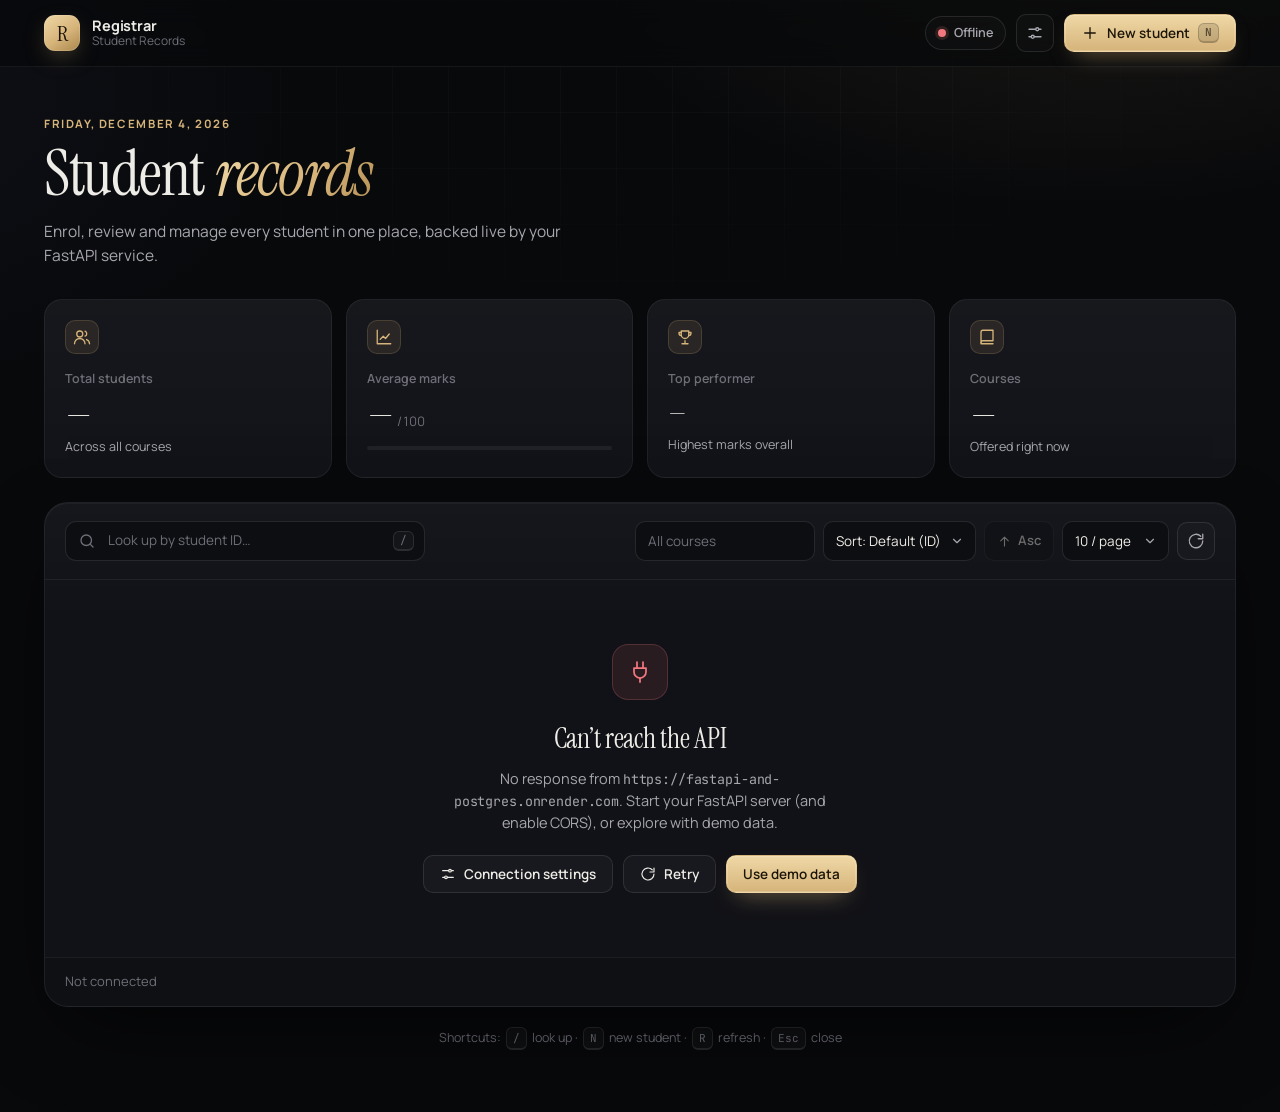
<file: index.html>
<!doctype html>
<html lang="en">
<head>
  <meta charset="utf-8">
  <meta name="viewport" content="width=device-width, initial-scale=1, viewport-fit=cover">
  <meta name="theme-color" content="#08090b">
  <title>Registrar — Student Records</title>
  <link rel="preconnect" href="https://fonts.googleapis.com">
  <link rel="preconnect" href="https://fonts.gstatic.com" crossorigin>
  <link href="https://fonts.googleapis.com/css2?family=Instrument+Serif:ital@0;1&family=JetBrains+Mono:wght@400;500&family=Manrope:wght@400;500;600;700&display=swap" rel="stylesheet">
  <link rel="stylesheet" href="styles.css">
</head>
<body>
  <div class="ambient" aria-hidden="true"></div>

  <!-- ============ Top bar ============ -->
  <header class="topbar">
    <div class="topbar-inner">
      <a class="brand" href="#" aria-label="Registrar home">
        <span class="brand-mark">R</span>
        <span class="brand-text">
          <span class="brand-name">Registrar</span>
          <span class="brand-sub">Student Records</span>
        </span>
      </a>

      <div class="topbar-actions">
        <button class="status-pill" id="statusPill" data-state="checking" type="button" title="Connection settings">
          <span class="status-dot"></span>
          <span class="status-text">Connecting…</span>
        </button>
        <button class="icon-btn" id="settingsBtn" type="button" aria-label="Connection settings" title="Settings">
          <i data-icon="sliders"></i>
        </button>
        <button class="btn btn-primary" id="newBtn" type="button">
          <i data-icon="plus"></i><span class="hide-sm">New student</span><kbd class="hide-sm">N</kbd>
        </button>
      </div>
    </div>
  </header>

  <main class="shell">
    <!-- ============ Hero ============ -->
    <section class="hero">
      <p class="eyebrow" id="todayLabel">Overview</p>
      <h1>Student <em>records</em></h1>
      <p class="lede">Enrol, review and manage every student in one place, backed live by your FastAPI service.</p>
    </section>

    <!-- ============ Stats ============ -->
    <section class="stats" aria-label="Summary">
      <article class="stat">
        <div class="stat-icon"><i data-icon="users"></i></div>
        <p class="stat-label">Total students</p>
        <p class="stat-value" id="statTotal">—</p>
        <p class="stat-foot" id="statTotalFoot">Across all courses</p>
      </article>
      <article class="stat">
        <div class="stat-icon"><i data-icon="chart"></i></div>
        <p class="stat-label">Average marks</p>
        <p class="stat-value"><span id="statAvg">—</span><span class="stat-unit">/100</span></p>
        <div class="stat-bar"><span id="statAvgBar"></span></div>
      </article>
      <article class="stat">
        <div class="stat-icon"><i data-icon="trophy"></i></div>
        <p class="stat-label">Top performer</p>
        <p class="stat-value stat-value-text" id="statTop">—</p>
        <p class="stat-foot" id="statTopFoot">Highest marks overall</p>
      </article>
      <article class="stat">
        <div class="stat-icon"><i data-icon="book"></i></div>
        <p class="stat-label">Courses</p>
        <p class="stat-value" id="statCourses">—</p>
        <p class="stat-foot" id="statCoursesFoot">Offered right now</p>
      </article>
    </section>

    <!-- ============ Records panel ============ -->
    <section class="panel" id="panel" aria-label="Student records">
      <div class="progress" aria-hidden="true"></div>

      <div class="toolbar">
        <form class="search" id="lookupForm" role="search" autocomplete="off">
          <i data-icon="search"></i>
          <label class="sr-only" for="lookupInput">Look up a student by ID</label>
          <input id="lookupInput" type="search" placeholder="Look up by student ID…" spellcheck="false">
          <kbd>/</kbd>
        </form>

        <div class="filters">
          <div class="control control-course">
            <label class="sr-only" for="courseInput">Filter by course</label>
            <input id="courseInput" class="input" type="text" list="courseList" placeholder="All courses" spellcheck="false">
            <button class="control-clear" id="courseClear" type="button" aria-label="Clear course filter" hidden><i data-icon="x" data-size="14"></i></button>
          </div>
          <label class="sr-only" for="sortSelect">Sort by</label>
          <select id="sortSelect" class="input select">
            <option value="">Sort: Default (ID)</option>
            <option value="marks">Sort: Marks</option>
            <option value="age">Sort: Age</option>
            <option value="name">Sort: Name</option>
          </select>
          <button class="seg-btn" id="orderBtn" type="button" data-order="asc" disabled>
            <i data-icon="arrowUp" data-size="15"></i><span>Asc</span>
          </button>
          <label class="sr-only" for="limitSelect">Rows per page</label>
          <select id="limitSelect" class="input select select-sm">
            <option value="5">5 / page</option>
            <option value="10">10 / page</option>
            <option value="20">20 / page</option>
            <option value="50">50 / page</option>
          </select>
          <button class="icon-btn" id="refreshBtn" type="button" aria-label="Refresh" title="Refresh (R)">
            <i data-icon="refresh"></i>
          </button>
        </div>
      </div>

      <div class="chips" id="chips"></div>

      <div class="table-wrap">
        <table class="table" id="table">
          <thead>
            <tr>
              <th scope="col" data-col="id"><button class="th-btn" type="button" data-sort="">ID<span class="sort-ind"></span></button></th>
              <th scope="col" data-col="name"><button class="th-btn" type="button" data-sort="name">Student<span class="sort-ind"></span></button></th>
              <th scope="col" data-col="age"><button class="th-btn" type="button" data-sort="age">Age<span class="sort-ind"></span></button></th>
              <th scope="col">Course</th>
              <th scope="col" data-col="marks"><button class="th-btn" type="button" data-sort="marks">Marks<span class="sort-ind"></span></button></th>
              <th scope="col">Grade</th>
              <th scope="col" class="ta-r"><span class="sr-only">Actions</span></th>
            </tr>
          </thead>
          <tbody id="tbody"></tbody>
        </table>
        <div class="empty" id="empty" hidden></div>
      </div>

      <footer class="pager">
        <p class="pager-info" id="pagerInfo" aria-live="polite"></p>
        <nav class="pager-btns" id="pager" aria-label="Pagination"></nav>
      </footer>
    </section>

    <p class="footnote">Shortcuts: <kbd>/</kbd> look up · <kbd>N</kbd> new student · <kbd>R</kbd> refresh · <kbd>Esc</kbd> close</p>
  </main>

  <datalist id="courseList"></datalist>

  <!-- ============ Create / edit dialog ============ -->
  <dialog class="modal" id="formDialog" aria-labelledby="formTitle">
    <form class="modal-card" id="studentForm" novalidate>
      <header class="modal-head">
        <div>
          <p class="eyebrow" id="formEyebrow">New enrolment</p>
          <h2 id="formTitle">Add a student</h2>
        </div>
        <button type="button" class="icon-btn" data-close aria-label="Close"><i data-icon="x"></i></button>
      </header>

      <div class="modal-body">
        <div class="form-banner" id="formBanner" role="alert" hidden></div>
        <div class="form-grid">
          <div class="field" data-field="id">
            <label for="f-id">Student ID</label>
            <input id="f-id" class="input mono" autocomplete="off" spellcheck="false" placeholder="S013" maxlength="50">
            <p class="field-error"></p>
          </div>
          <div class="field" data-field="age">
            <label for="f-age">Age</label>
            <input id="f-age" class="input" type="number" inputmode="numeric" min="1" max="100" step="1" placeholder="21">
            <p class="field-error"></p>
          </div>
          <div class="field span-2" data-field="name">
            <label for="f-name">Full name</label>
            <input id="f-name" class="input" autocomplete="off" placeholder="Ananya Iyer" maxlength="50">
            <p class="field-error"></p>
          </div>
          <div class="field span-2" data-field="email">
            <label for="f-email">Email</label>
            <input id="f-email" class="input" type="email" autocomplete="off" spellcheck="false" placeholder="ananya.iyer@example.com">
            <p class="field-error"></p>
          </div>
          <div class="field span-2" data-field="course">
            <label for="f-course">Course</label>
            <input id="f-course" class="input" list="courseList" autocomplete="off" placeholder="Python" maxlength="50">
            <p class="field-error"></p>
          </div>
          <div class="field span-2" data-field="marks">
            <div class="label-row">
              <label for="f-marks">Marks</label>
              <span class="grade-preview" id="gradePreview">—</span>
            </div>
            <div class="marks-input">
              <input id="f-marks-range" class="range" type="range" min="0" max="100" step="1" value="75" aria-label="Marks slider">
              <input id="f-marks" class="input mono" type="number" inputmode="numeric" min="0" max="100" step="1" value="75">
            </div>
            <p class="field-error"></p>
          </div>
        </div>
      </div>

      <footer class="modal-foot">
        <button type="button" class="btn btn-ghost" data-close>Cancel</button>
        <button type="submit" class="btn btn-primary" id="formSubmit"><span class="btn-label">Create student</span></button>
      </footer>
    </form>
  </dialog>

  <!-- ============ Detail drawer ============ -->
  <dialog class="drawer" id="detailDrawer" aria-labelledby="detailName">
    <div class="drawer-card">
      <header class="drawer-head">
        <p class="eyebrow">Student profile</p>
        <button type="button" class="icon-btn" data-close aria-label="Close"><i data-icon="x"></i></button>
      </header>
      <div class="drawer-body" id="detailBody"></div>
      <footer class="drawer-foot">
        <button type="button" class="btn btn-danger-ghost" data-act="delete"><i data-icon="trash" data-size="16"></i>Delete</button>
        <button type="button" class="btn btn-primary" data-act="edit"><i data-icon="edit" data-size="16"></i>Edit details</button>
      </footer>
    </div>
  </dialog>

  <!-- ============ Confirm delete ============ -->
  <dialog class="modal modal-sm" id="confirmDialog" aria-labelledby="confirmTitle">
    <div class="modal-card">
      <div class="modal-body confirm-body">
        <div class="confirm-icon"><i data-icon="trash" data-size="22"></i></div>
        <h2 id="confirmTitle">Delete this student?</h2>
        <p id="confirmText">This permanently removes the record.</p>
      </div>
      <footer class="modal-foot">
        <button type="button" class="btn btn-ghost" data-close>Keep record</button>
        <button type="button" class="btn btn-danger" id="confirmBtn"><span class="btn-label">Delete</span></button>
      </footer>
    </div>
  </dialog>

  <!-- ============ Settings ============ -->
  <dialog class="modal" id="settingsDialog" aria-labelledby="settingsTitle">
    <form class="modal-card" id="settingsForm" novalidate>
      <header class="modal-head">
        <div>
          <p class="eyebrow">Connection</p>
          <h2 id="settingsTitle">API settings</h2>
        </div>
        <button type="button" class="icon-btn" data-close aria-label="Close"><i data-icon="x"></i></button>
      </header>

      <div class="modal-body">
        <div class="field">
          <label for="s-url">API base URL</label>
          <div class="input-row">
            <input id="s-url" class="input mono" type="url" spellcheck="false" placeholder="http://127.0.0.1:8000">
            <button type="button" class="btn btn-ghost" id="s-test">Test</button>
          </div>
          <p class="test-result" id="s-result" aria-live="polite"></p>
        </div>

        <label class="setting-row" for="s-demo">
          <span>
            <span class="setting-title">Demo mode</span>
            <span class="setting-sub">Use realistic in-browser sample data instead of the API.</span>
          </span>
          <span class="switch">
            <input id="s-demo" type="checkbox" role="switch">
            <span class="switch-track"><span class="switch-thumb"></span></span>
          </span>
        </label>
        <button type="button" class="link-btn" id="s-reset">Reset demo data</button>

        <div class="hint-block">
          <div class="hint-head">
            <span>Allow this page in FastAPI (CORS)</span>
            <button type="button" class="link-btn" id="s-copy"><i data-icon="copy" data-size="14"></i>Copy</button>
          </div>
<pre class="code-block" id="corsSnippet">from fastapi.middleware.cors import CORSMiddleware

app.add_middleware(
    CORSMiddleware,
    allow_origins=["*"],
    allow_methods=["*"],
    allow_headers=["*"],
)</pre>
        </div>
      </div>

      <footer class="modal-foot">
        <button type="button" class="btn btn-ghost" data-close>Cancel</button>
        <button type="submit" class="btn btn-primary"><span class="btn-label">Save &amp; reconnect</span></button>
      </footer>
    </form>
  </dialog>

  <div class="toasts" id="toasts" aria-live="polite"></div>

  <script src="app.js"></script>
</body>
</html>
</file>
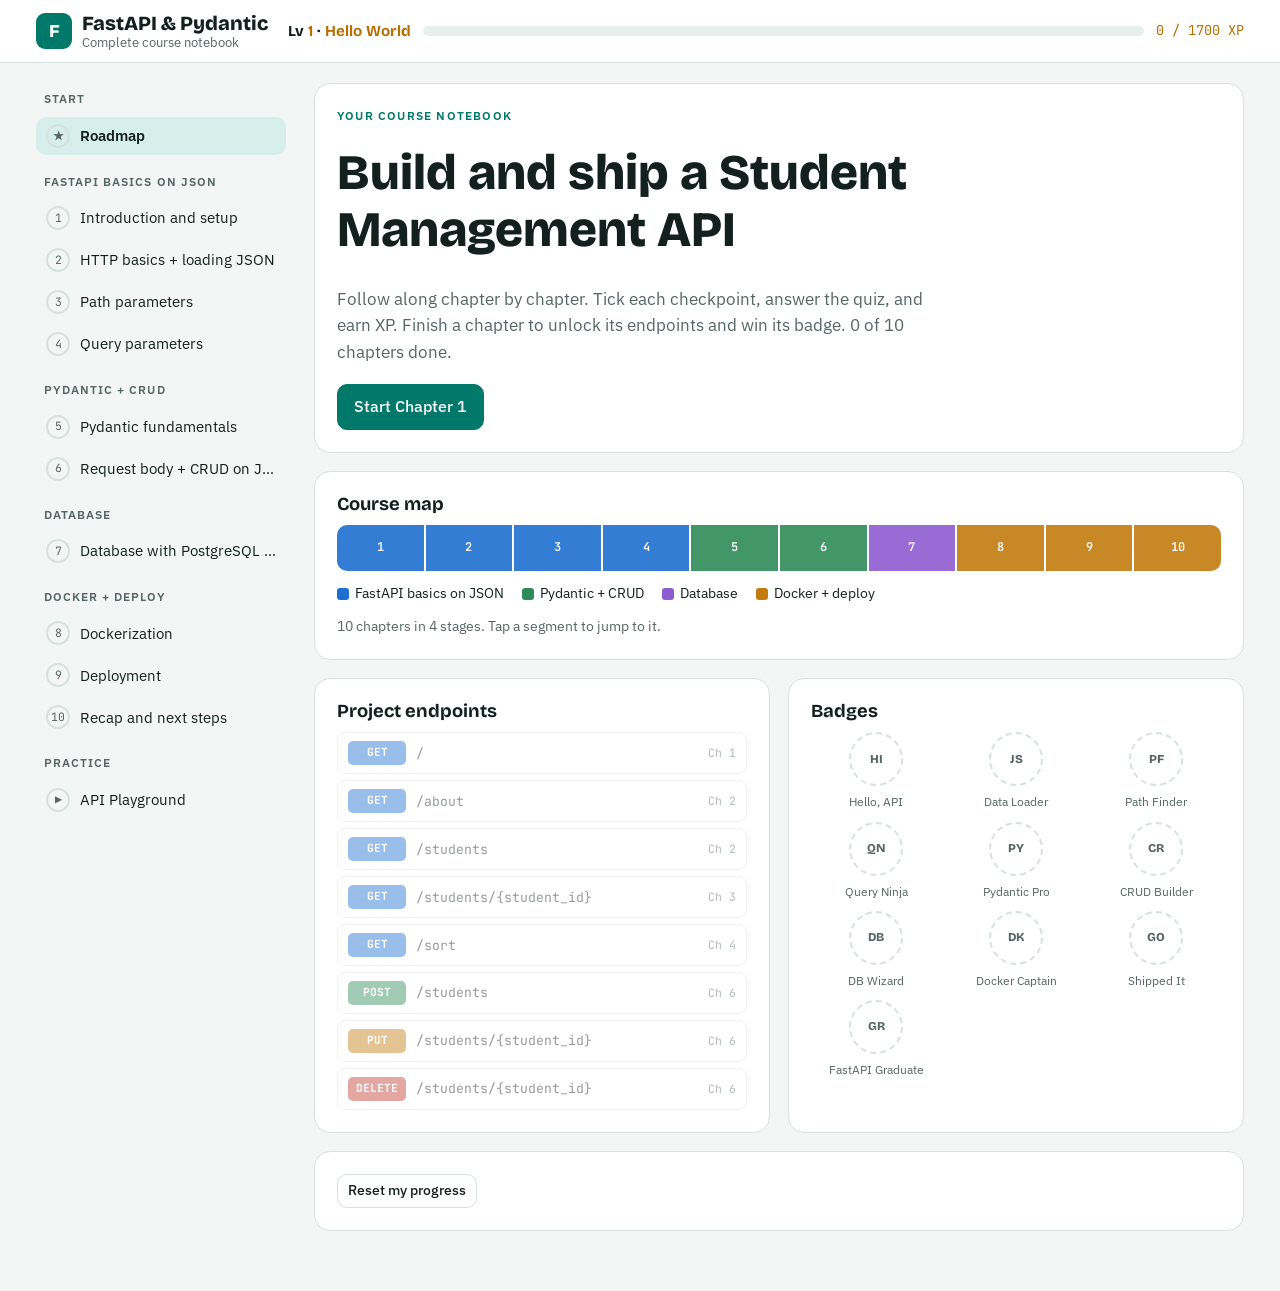
<file: FastAPI_Pydantic_Course_Notebook.html>
<!doctype html><html><head><meta charset=utf8><meta name=viewport content="width=device-width,initial-scale=1,viewport-fit=cover"><style>:root{color-scheme:light;box-sizing:border-box;padding-top:env(safe-area-inset-top,0px);padding-bottom:env(safe-area-inset-bottom,0px)}html{scroll-padding-top:env(safe-area-inset-top,0px)}body{margin:0;padding:0;font:14px -apple-system,BlinkMacSystemFont,sans-serif;background:#fff;color:#000}img{max-width:100%}[hidden]:not([hidden=until-found i]){display:none!important}</style></head><body>
<title>FastAPI &amp; Pydantic Course Notebook</title>
<link rel="preconnect" href="https://fonts.googleapis.com">
<link rel="stylesheet" href="https://fonts.googleapis.com/css2?family=Bricolage+Grotesque:opsz,wght@12..96,500;12..96,700;12..96,800&family=IBM+Plex+Sans:wght@400;500;600&family=JetBrains+Mono:wght@400;600&display=swap">
<style>
/* Layout: sticky XP header, chapter rail on the left (chips on phone), one chapter "level" at a time in the main column */
:root{
  --bg:#f3f6f5; --surface:#ffffff; --sunk:#e9efed; --ink:#13201e; --muted:#566664; --line:#d7e1de;
  --accent:#00796b; --accent-ink:#ffffff; --accent-soft:#d6efea;
  --xp:#b86e00; --xp-soft:#fbecd2;
  --ok:#2e7d32; --ok-soft:#dcf0dd; --err:#c0392b; --err-soft:#f8dedb;
  --get:#1f6fd1; --post:#2e8b57; --put:#c27c0e; --del:#c0392b;
  --pg:#336791; --pg-soft:#dde8f3;
  --code-bg:#0f1918; --code-fg:#dbe7e4; --code-kw:#7fd1c4; --code-str:#f0c674; --code-com:#6f8783; --code-dec:#c7a0f0; --code-num:#f59f7a;
  --f-display:"Bricolage Grotesque", "Segoe UI", system-ui, sans-serif;
  --f-body:"IBM Plex Sans", "Segoe UI", system-ui, sans-serif;
  --f-mono:"JetBrains Mono", ui-monospace, Menlo, Consolas, monospace;
}
@media (prefers-color-scheme: dark){:root:not([data-theme="light"]){
  --bg:#0c1312; --surface:#131e1d; --sunk:#0f1817; --ink:#e2ebe8; --muted:#93a5a1; --line:#24332f;
  --accent:#3cc4b0; --accent-ink:#06211d; --accent-soft:#163a35;
  --xp:#f1a83c; --xp-soft:#3a2a10;
  --ok:#6cc070; --ok-soft:#173219; --err:#ef7b6e; --err-soft:#3c1915;
  --get:#6aa8f5; --post:#5fc58b; --put:#eab14f; --del:#ef7b6e;
  --pg:#7aa7d6; --pg-soft:#16304a;
  --code-bg:#08100f; color-scheme:dark;}}
:root[data-theme="dark"]{
  --bg:#0c1312; --surface:#131e1d; --sunk:#0f1817; --ink:#e2ebe8; --muted:#93a5a1; --line:#24332f;
  --accent:#3cc4b0; --accent-ink:#06211d; --accent-soft:#163a35;
  --xp:#f1a83c; --xp-soft:#3a2a10;
  --ok:#6cc070; --ok-soft:#173219; --err:#ef7b6e; --err-soft:#3c1915;
  --get:#6aa8f5; --post:#5fc58b; --put:#eab14f; --del:#ef7b6e;
  --pg:#7aa7d6; --pg-soft:#16304a;
  --code-bg:#08100f; color-scheme:dark;}
*{box-sizing:border-box}
body{background:var(--bg);color:var(--ink);font-family:var(--f-body);font-size:16px;line-height:1.6}
h1,h2,h3{font-family:var(--f-display);text-wrap:balance;line-height:1.15;margin:0}
code,pre,.mono{font-family:var(--f-mono)}
button{font:inherit;cursor:pointer}
:focus-visible{outline:3px solid var(--accent);outline-offset:2px}
a{color:var(--accent)}

/* header */
.top{position:sticky;top:env(safe-area-inset-top,0px);z-index:20;background:var(--surface);border-bottom:1px solid var(--line)}
.top-in{max-width:1240px;margin:0 auto;padding:12px 16px;display:flex;flex-wrap:wrap;gap:12px 20px;align-items:center}
.brand{display:flex;align-items:center;gap:10px;min-width:0}
.logo{width:36px;height:36px;border-radius:9px;background:var(--accent);color:var(--accent-ink);display:grid;place-items:center;font-family:var(--f-display);font-weight:800;font-size:18px;flex:none}
.brand h1{font-size:1.25rem;font-weight:800}
.brand small{display:block;color:var(--muted);font-size:.8rem;line-height:1.2}
.xpbox{flex:1 1 260px;min-width:0;display:flex;align-items:center;gap:12px}
.lvl{font-family:var(--f-display);font-weight:700;white-space:nowrap;font-size:.95rem}
.lvl span{color:var(--xp)}
.bar{flex:1;height:10px;border-radius:99px;background:var(--sunk);overflow:hidden;min-width:80px}
.bar i{display:block;height:100%;width:0;background:var(--xp);border-radius:99px;transition:width .5s ease}
.xpnum{font-family:var(--f-mono);font-size:.85rem;color:var(--xp);white-space:nowrap;font-variant-numeric:tabular-nums}

/* shell */
.shell{max-width:1240px;margin:0 auto;padding-inline:16px;padding-block:20px 60px;display:grid;grid-template-columns:250px minmax(0,1fr);gap:28px}
.rail{position:sticky;top:calc(env(safe-area-inset-top,0px) + 90px);align-self:start;display:flex;flex-direction:column;gap:4px}
.rail .sec{font-size:.72rem;text-transform:uppercase;letter-spacing:.09em;color:var(--muted);margin:14px 8px 4px;font-weight:600}
.rail .sec:first-child{margin-top:0}
.nav{display:flex;align-items:center;gap:10px;text-align:left;background:none;border:0;border-radius:10px;padding:7px 10px;color:var(--ink);font-size:.92rem}
.nav:hover{background:var(--sunk)}
.nav[aria-current="true"]{background:var(--accent-soft);color:var(--ink);font-weight:600}
.nav .n{width:24px;height:24px;border-radius:50%;border:2px solid var(--line);display:grid;place-items:center;font-size:.72rem;font-family:var(--f-mono);flex:none;color:var(--muted)}
.nav.done .n{background:var(--ok);border-color:var(--ok);color:var(--surface)}
.nav .t{flex:1;min-width:0;white-space:nowrap;overflow:hidden;text-overflow:ellipsis}
main{min-width:0}

@media (max-width:860px){
  .shell{grid-template-columns:minmax(0,1fr);gap:16px}
  .rail{position:static;flex-direction:row;overflow-x:auto;padding-bottom:6px;gap:6px;scrollbar-width:thin}
  .rail .sec{display:none}
  .nav{flex:none;border:1px solid var(--line);background:var(--surface)}
  .nav .t{display:none}
  .nav.wide .t{display:inline}
}

/* blocks */
.panel{background:var(--surface);border:1px solid var(--line);border-radius:16px;padding:22px}
.stack{display:flex;flex-direction:column;gap:18px}
.eyebrow{font-size:.75rem;text-transform:uppercase;letter-spacing:.1em;color:var(--accent);font-weight:600}
.chhead{display:flex;flex-direction:column;gap:10px}
.chhead h2{font-size:clamp(1.7rem,4vw,2.4rem);font-weight:800}
.meta{display:flex;flex-wrap:wrap;gap:8px}
.chip{font-family:var(--f-mono);font-size:.78rem;padding:3px 10px;border-radius:99px;background:var(--sunk);color:var(--muted);border:1px solid var(--line)}
.chip.xp{background:var(--xp-soft);color:var(--xp);border-color:transparent}
.chip.ok{background:var(--ok-soft);color:var(--ok);border-color:transparent}
.goal{font-size:1.08rem;max-width:68ch}
h3{font-size:1.15rem;font-weight:700;margin-bottom:10px}
.covers{display:grid;grid-template-columns:repeat(auto-fill,minmax(230px,1fr));gap:8px;padding:0;margin:0;list-style:none}
.covers li{background:var(--sunk);border-radius:10px;padding:9px 12px;font-size:.93rem;display:flex;gap:8px}
.covers li::before{content:"→";color:var(--accent);font-weight:700}
.prose p{margin:0 0 10px;max-width:70ch}
.prose p:last-child{margin-bottom:0}
.prose code,.covers code,.checks code,.quiz code{background:var(--sunk);padding:1px 5px;border-radius:5px;font-size:.88em}
.tbl{overflow-x:auto}
table{border-collapse:collapse;width:100%;font-size:.92rem}
th,td{text-align:left;padding:8px 10px;border-bottom:1px solid var(--line)}
th{font-size:.75rem;text-transform:uppercase;letter-spacing:.06em;color:var(--muted)}

/* code */
.code{border-radius:12px;overflow:hidden;background:var(--code-bg);color:var(--code-fg)}
.code-h{display:flex;justify-content:space-between;align-items:center;gap:10px;padding:8px 12px;border-bottom:1px solid rgba(255,255,255,.08);font-family:var(--f-mono);font-size:.78rem;color:#9fb3af}
.code-h button{background:rgba(255,255,255,.08);color:#dbe7e4;border:0;border-radius:6px;padding:3px 10px;font-size:.75rem}
.code-h button:hover{background:rgba(255,255,255,.16)}
.code pre{margin:0;padding:14px 16px;overflow-x:auto;font-size:.84rem;line-height:1.6;tab-size:4}
.k{color:var(--code-kw)} .s{color:var(--code-str)} .c{color:var(--code-com);font-style:italic} .d{color:var(--code-dec)} .nu{color:var(--code-num)}


/* checks */
.checks{list-style:none;margin:0;padding:0;display:flex;flex-direction:column;gap:6px}
.checks label{display:flex;gap:12px;align-items:flex-start;padding:10px 12px;border-radius:10px;border:1px solid var(--line);cursor:pointer}
.checks label:hover{background:var(--sunk)}
.checks input{width:20px;height:20px;accent-color:var(--ok);margin-top:2px;flex:none}
.checks input:checked + span{color:var(--muted);text-decoration:line-through}
.checks .pts{margin-left:auto;font-family:var(--f-mono);font-size:.75rem;color:var(--xp);white-space:nowrap}

/* quiz */
.q{border:1px solid var(--line);border-radius:12px;padding:14px 16px;display:flex;flex-direction:column;gap:10px}
.q p.qt{margin:0;font-weight:600}
.opts{display:grid;grid-template-columns:repeat(auto-fill,minmax(220px,1fr));gap:8px}
.opt{text-align:left;background:var(--surface);border:1px solid var(--line);border-radius:10px;padding:9px 12px;color:var(--ink);font-size:.93rem}
.opt:hover:not(:disabled){border-color:var(--accent)}
.opt.right{background:var(--ok-soft);border-color:var(--ok);color:var(--ink)}
.opt.wrong{background:var(--err-soft);border-color:var(--err);color:var(--ink)}
.opt:disabled{cursor:default}
.why{font-size:.9rem;color:var(--muted);margin:0}
.why b{color:var(--ink)}

.navrow{display:flex;justify-content:space-between;gap:12px;flex-wrap:wrap}
.btn{border:1px solid var(--line);background:var(--surface);color:var(--ink);border-radius:10px;padding:9px 16px;font-weight:500}
.btn:hover{border-color:var(--accent)}
.btn.primary{background:var(--accent);color:var(--accent-ink);border-color:var(--accent)}
.btn.small{padding:5px 10px;font-size:.85rem}

.complete{display:flex;align-items:center;gap:14px;background:var(--ok-soft);border-radius:14px;padding:14px 18px}
.medal{width:52px;height:52px;border-radius:50%;background:var(--ok);color:var(--surface);display:grid;place-items:center;font-family:var(--f-display);font-weight:800;font-size:1.2rem;flex:none}

/* roadmap */
.hero h2{font-size:clamp(2rem,5vw,3.1rem);font-weight:800;max-width:18ch}
.hero p{max-width:62ch;color:var(--muted);font-size:1.05rem;margin:10px 0 0}
.timeline{display:flex;height:46px;border-radius:10px;overflow:hidden;gap:2px}
.seg{border:0;padding:0;color:#fff;font-family:var(--f-mono);font-size:.75rem;font-weight:600;min-width:0;opacity:.9}
.seg:hover{opacity:1}
.seg.s1{background:#1f6fd1}.seg.s2{background:#2e8b57}.seg.s3{background:#8e5bd0}.seg.s4{background:#c27c0e}
.seg.done{box-shadow:inset 0 -6px 0 rgba(0,0,0,.35)}
.legend{display:flex;flex-wrap:wrap;gap:8px 18px;font-size:.85rem;margin-top:12px}
.legend span{display:flex;align-items:center;gap:6px}
.legend i{width:12px;height:12px;border-radius:3px;display:inline-block}
.grid2{display:grid;grid-template-columns:repeat(auto-fit,minmax(300px,1fr));gap:18px}
.grid2>*{min-width:0}

.ep{display:flex;align-items:center;gap:10px;padding:8px 10px;border-radius:9px;border:1px solid var(--line);font-family:var(--f-mono);font-size:.82rem}
.ep + .ep{margin-top:6px}
.ep.locked{opacity:.45}
.ep .pth{flex:1;min-width:0;overflow:hidden;text-overflow:ellipsis;white-space:nowrap}
.mth{font-weight:700;font-size:.7rem;padding:3px 0;width:58px;text-align:center;border-radius:5px;color:#fff;flex:none}
.mth.GET{background:var(--get)}.mth.POST{background:var(--post)}.mth.PUT{background:var(--put)}.mth.DELETE{background:var(--del)}
.lock{font-size:.72rem;color:var(--muted);white-space:nowrap}

.badges{display:grid;grid-template-columns:repeat(auto-fill,minmax(96px,1fr));gap:10px}
.badge{display:flex;flex-direction:column;align-items:center;gap:6px;text-align:center;font-size:.75rem;color:var(--muted)}
.badge .b{width:54px;height:54px;border-radius:50%;display:grid;place-items:center;border:2px dashed var(--line);font-family:var(--f-display);font-weight:800;color:var(--muted)}
.badge.got{color:var(--ink)}
.badge.got .b{border:0;background:var(--xp);color:var(--surface);animation:pop .4s ease}
@keyframes pop{0%{transform:scale(.6)}70%{transform:scale(1.12)}100%{transform:scale(1)}}

/* playground */
.req{display:grid;grid-template-columns:auto minmax(0,1fr) auto;gap:8px}
select,input[type=text],textarea{font:inherit;font-family:var(--f-mono);font-size:.88rem;background:var(--sunk);color:var(--ink);border:1px solid var(--line);border-radius:10px;padding:9px 10px;min-width:0}
textarea{width:100%;min-height:150px;resize:vertical}
.presets{display:flex;flex-wrap:wrap;gap:6px}
.resp{border-radius:12px;background:var(--code-bg);color:var(--code-fg);overflow:hidden}
.status{font-family:var(--f-mono);font-weight:700;padding:2px 9px;border-radius:6px;font-size:.8rem}
.st2{background:#2e8b57;color:#fff}.st4{background:#c0392b;color:#fff}.st0{background:#55625f;color:#fff}
.missions{display:grid;grid-template-columns:repeat(auto-fill,minmax(210px,1fr));gap:8px}
.mis{display:flex;gap:10px;align-items:center;border:1px solid var(--line);border-radius:10px;padding:9px 11px;font-size:.88rem}
.mis .dot{width:18px;height:18px;border-radius:50%;border:2px solid var(--line);flex:none}
.mis.got{background:var(--ok-soft);border-color:transparent}
.mis.got .dot{background:var(--ok);border-color:var(--ok)}
@media (max-width:520px){.req{grid-template-columns:1fr 1fr}.req input{grid-column:1/-1;order:3}}

/* chapter 7 connection diagram */
.fw-tabs{display:flex;gap:8px;flex-wrap:wrap}
.fw-tabs .btn[aria-pressed="true"]{background:var(--accent);color:var(--accent-ink);border-color:var(--accent)}
.fw{display:grid;grid-template-columns:minmax(0,330px) minmax(0,1fr);gap:24px;align-items:start}
@media (max-width:1000px){.fw{grid-template-columns:minmax(0,1fr)}}
.fw-grp{position:relative;border:1.5px dashed var(--accent);border-radius:14px;padding:24px 10px 10px}
.fw-grp.pg{border-color:var(--pg)}
.fw-grp>.fw-gt{position:absolute;top:-10px;left:12px;background:var(--surface);padding:0 7px;font-size:.7rem;font-weight:600;letter-spacing:.08em;text-transform:uppercase;color:var(--accent)}
.fw-grp.pg>.fw-gt{color:var(--pg)}
.fw-nd{display:flex;gap:11px;align-items:center;background:var(--surface);border:1.5px solid var(--line);border-radius:11px;padding:10px 12px;transition:border-color .3s,box-shadow .3s,transform .3s,opacity .4s}
.fw-ic{flex:none;width:38px;height:38px;border-radius:9px;display:grid;place-items:center;font-family:var(--f-mono);font-size:.75rem;font-weight:600;background:var(--accent-soft);color:var(--accent)}
.fw-nd.pg .fw-ic{background:var(--pg-soft);color:var(--pg)}
.fw-nd.cl .fw-ic{background:var(--xp-soft);color:var(--xp)}
.fw-nd b{display:block;font-family:var(--f-display);font-size:.95rem;line-height:1.25}
.fw-nd small{display:block;color:var(--muted);font-size:.8rem;line-height:1.35}
.fw-rows{display:inline-block;margin-top:4px;padding:1px 8px;border-radius:99px;font-family:var(--f-mono);font-size:.72rem;background:var(--pg-soft);color:var(--pg)}
.fw-nd.on{border-color:var(--xp);box-shadow:0 0 0 4px color-mix(in srgb,var(--xp) 22%,transparent);transform:translateX(4px)}
.fw-nd.ghost{opacity:.35;border-style:dashed;box-shadow:none;transform:none}
.fw-wr{height:34px;width:2px;margin-left:31px;background:var(--line);position:relative;transition:background .3s}
.fw-wr.on{background:var(--xp)}
.fw-wr.on::after{content:"";position:absolute;left:50%;width:12px;height:12px;margin-left:-6px;border-radius:50%;background:var(--xp);animation:fwdown 1.1s linear infinite}
.fw-wr.on.up::after{animation-name:fwup}
.fw-wl{position:absolute;left:18px;top:50%;transform:translateY(-50%);white-space:nowrap;font-family:var(--f-mono);font-size:.74rem;font-weight:600;color:var(--xp);opacity:0;transition:opacity .3s}
.fw-wr.on .fw-wl{opacity:1}
@keyframes fwdown{from{top:-6px}to{top:calc(100% - 6px)}}
@keyframes fwup{from{top:calc(100% - 6px)}to{top:-6px}}
.fw-pn{border:1px solid var(--line);border-radius:14px;padding:18px;display:flex;flex-direction:column;gap:12px;min-width:0;background:var(--bg)}
.fw-pm{display:flex;justify-content:space-between;gap:10px;flex-wrap:wrap;font-size:.72rem;font-weight:600;letter-spacing:.08em;text-transform:uppercase;color:var(--muted)}
.fw-pm span:first-child{color:var(--xp)}
.fw-pn h4{margin:0;font-family:var(--f-display);font-size:1.3rem;line-height:1.2;text-wrap:balance}
.fw-sy{margin:0;padding:10px 12px;border-radius:10px;background:var(--xp-soft);color:var(--ink);font-size:.95rem}
.fw-sy strong{color:var(--xp)}
.fw-ex{margin:0;max-width:62ch}
.fw-lb{margin:0 0 6px;font-size:.72rem;font-weight:600;letter-spacing:.08em;text-transform:uppercase;color:var(--muted)}
.fw-pn pre{margin:0;background:var(--code-bg);color:var(--code-fg);border-radius:10px;padding:12px 14px;font-size:.82rem;line-height:1.6;overflow-x:auto;white-space:pre}
.fw-pn pre.sql{border-left:3px solid var(--pg)}
.fw-ns{margin:0;color:var(--muted);font-style:italic;font-size:.92rem}
.fw-ctl{display:flex;align-items:center;gap:8px;flex-wrap:wrap}
.fw-ctl .btn:disabled{opacity:.4;cursor:default}
.fw-dots{display:flex;gap:6px;flex-wrap:wrap;margin-left:auto}
.fw-dots button{width:12px;height:12px;padding:0;border:0;border-radius:50%;background:var(--line)}
.fw-dots button.on{background:var(--xp)}.fw-dots button.past{background:color-mix(in srgb,var(--xp) 45%,var(--line))}
.fw-rule{display:flex;gap:6px 18px;flex-wrap:wrap;align-items:center;padding:10px 14px;border-radius:10px;background:var(--sunk);font-size:.9rem}
.fw-rule span{font-family:var(--f-mono);font-size:.82rem}.fw-rule i{font-style:normal;color:var(--xp);font-weight:600}
@media (prefers-reduced-motion:reduce){.fw-wr.on::after{top:calc(50% - 6px)}}

.toast{position:fixed;left:50%;bottom:calc(20px + env(safe-area-inset-bottom,0px));transform:translateX(-50%) translateY(20px);background:var(--ink);color:var(--bg);padding:10px 18px;border-radius:12px;font-weight:600;opacity:0;transition:.25s;pointer-events:none;z-index:50;max-width:calc(100% - 32px);text-align:center}
.toast.on{opacity:1;transform:translateX(-50%) translateY(0)}
.confirm{display:flex;gap:8px;align-items:center;flex-wrap:wrap;font-size:.9rem}
@media (prefers-reduced-motion:reduce){*{animation:none!important;transition:none!important}}
</style>

<header class="top">
  <div class="top-in">
    <div class="brand"><div class="logo">F</div><div><h1>FastAPI &amp; Pydantic</h1><small>Complete course notebook</small></div></div>
    <div class="xpbox">
      <div class="lvl">Lv <span id="lvlNum">1</span> · <span id="lvlName">Hello World</span></div>
      <div class="bar" aria-hidden="true"><i id="xpBar"></i></div>
      <div class="xpnum"><span id="xpNow">0</span> / <span id="xpMax">0</span> XP</div>
    </div>
  </div>
</header>

<div class="shell">
  <nav class="rail" id="rail" aria-label="Course sections"></nav>
  <main id="main"></main>
</div>
<div class="toast" id="toast" role="status" aria-live="polite"></div>

<script>
/* ------------------------------------------------------------------ content */
const STAGES = {
  s1:{name:"FastAPI basics on JSON", color:"#1f6fd1"},
  s2:{name:"Pydantic + CRUD", color:"#2e8b57"},
  s3:{name:"Database", color:"#8e5bd0"},
  s4:{name:"Docker + deploy", color:"#c27c0e"}
};

const DATASET = `{
  "S001": {"name": "Aarav Sharma", "age": 20, "email": "aarav@example.com", "course": "Python", "marks": 85},
  "S002": {"name": "Priya Patel", "age": 22, "email": "priya@example.com", "course": "Web Development", "marks": 92},
  "S003": {"name": "Rohan Verma", "age": 21, "email": "rohan@example.com", "course": "Data Science", "marks": 67},
  "S004": {"name": "Sneha Reddy", "age": 19, "email": "sneha@example.com", "course": "Python", "marks": 74},
  "S005": {"name": "Kabir Singh", "age": 23, "email": "kabir@example.com", "course": "Data Science", "marks": 58}
}`;

const CH = [
{ id:1, stage:"s1", title:"Introduction and setup", badge:"Hello, API", abbr:"HI",
  goal:"Understand what an API is, why FastAPI is popular, and run your very first endpoint.",
  covers:["What an API is (the waiter analogy)","What FastAPI is and why developers love it","Creating a virtual environment","Installing <code>fastapi</code> and <code>uvicorn</code>","Writing your first endpoint","The free interactive docs at <code>/docs</code>"],
  concept:`<p>An <b>API</b> is like a waiter in a restaurant. You (the client) don't walk into the kitchen. You give your order to the waiter, the waiter brings it to the kitchen (the server), and comes back with your food (the response).</p>
<p><b>FastAPI</b> is a Python framework for building APIs. It is fast, it uses normal Python type hints, and it writes documentation for you automatically. <b>Uvicorn</b> is the server that actually runs your FastAPI app.</p>`,
  checks:["Created and activated a virtual environment","Installed fastapi and uvicorn","Server runs with <code>uvicorn main:app --reload</code>","Saw the JSON message at <code>http://127.0.0.1:8000</code>","Opened <code>/docs</code> and tried the endpoint"],
  quiz:[
    {q:"What is Uvicorn's job?",o:["It runs (serves) the FastAPI app","It validates data","It is a database","It writes HTML pages"],a:0,w:"FastAPI defines the API; Uvicorn is the server that runs it."},
    {q:"Which URL gives you interactive docs for free?",o:["/help","/docs","/admin","/api-info"],a:1,w:"FastAPI builds Swagger UI at /docs (and ReDoc at /redoc)."},
    {q:"What does <code>--reload</code> do?",o:["Reinstalls packages","Clears the browser cache","Restarts the server when you save code","Reloads the database"],a:2,w:"Great for development. Don't use it in production."}
  ]},
{ id:2, stage:"s1", title:"HTTP basics + loading JSON", badge:"Data Loader", abbr:"JS",
  goal:"Learn how HTTP requests work and serve our student data from a JSON file.",
  covers:["HTTP methods and how they map to CRUD","Status codes: 200, 201, 400, 404, 422","Creating <code>students.json</code>","A <code>load_data()</code> helper","<code>GET /about</code> and <code>GET /students</code>"],
  concept:`<p>Every request has a <b>method</b> (what you want to do) and a <b>URL</b> (what you want to do it to). The server answers with data and a <b>status code</b>.</p>
<div class="tbl"><table><thead><tr><th>Method</th><th>CRUD</th><th>Example</th></tr></thead><tbody>
<tr><td><span class="mth GET">GET</span></td><td>Read</td><td>Get all students</td></tr>
<tr><td><span class="mth POST">POST</span></td><td>Create</td><td>Add a new student</td></tr>
<tr><td><span class="mth PUT">PUT</span></td><td>Update</td><td>Change a student's marks</td></tr>
<tr><td><span class="mth DELETE">DELETE</span></td><td>Delete</td><td>Remove a student</td></tr></tbody></table></div>
<p style="margin-top:12px">Status codes you will see: <code>200</code> OK, <code>201</code> Created, <code>400</code> Bad request, <code>404</code> Not found, <code>422</code> Invalid data.</p>`,
  checks:["<code>students.json</code> sits next to <code>main.py</code>","<code>load_data()</code> reads the file","<code>GET /about</code> works","<code>GET /students</code> returns all 5 students"],
  quiz:[
    {q:"Which HTTP method is used to create new data?",o:["GET","POST","DELETE","PUT"],a:1,w:"POST creates. PUT updates something that already exists."},
    {q:"What does status code 404 mean?",o:["Server crashed","Created successfully","Not found","Invalid data"],a:2,w:"404 = the thing you asked for doesn't exist."},
    {q:"Why is students.json a dictionary keyed by ID?",o:["JSON can't store lists","So we can find a student directly by ID","It uses less memory","FastAPI requires it"],a:1,w:"<code>data[\"S001\"]</code> is instant and simple."}
  ]},
{ id:3, stage:"s1", title:"Path parameters", badge:"Path Finder", abbr:"PF",
  goal:"Fetch one specific student using a value inside the URL.",
  covers:["What a path parameter is","<code>GET /students/{student_id}</code>","Automatic type checking","<code>Path()</code> for descriptions and examples","<code>HTTPException</code> for a clean 404"],
  concept:`<p>A <b>path parameter</b> is a variable part of the URL that points to <b>one specific thing</b>. In <code>/students/S001</code>, the value <code>S001</code> is the path parameter.</p>
<p>If the ID doesn't exist, Python throws a <code>KeyError</code> and the user gets an ugly <code>500</code>. <code>HTTPException</code> lets us send a clear <code>404 Student not found</code> instead.</p>`,
  checks:["<code>GET /students/S001</code> returns Aarav","<code>GET /students/S999</code> returns 404 \"Student not found\"","The description shows in <code>/docs</code>"],
  quiz:[
    {q:"In <code>/students/S003</code>, what is the path parameter?",o:["students","S003","/","GET"],a:1,w:"The variable part of the path is the parameter."},
    {q:"Without the <code>if</code> check, what does a missing ID return?",o:["404","200 with empty data","500 Internal Server Error","422"],a:2,w:"The KeyError crashes the request, which becomes a 500."},
    {q:"What does <code>raise HTTPException(status_code=404)</code> do?",o:["Stops the server","Sends an error response with that status code","Logs a warning only","Retries the request"],a:1,w:"It ends the request and returns a proper error to the client."}
  ]},
{ id:4, stage:"s1", title:"Query parameters", badge:"Query Ninja", abbr:"QN",
  goal:"Filter and sort the list of students using values after the <code>?</code> in the URL.",
  covers:["Path vs query parameters","Filter: <code>/students?course=Python</code>","Sort: <code>/sort?sort_by=marks&amp;order=desc</code>","Optional parameters and default values","<code>Query()</code> for descriptions","Returning 400 for bad input"],
  concept:`<p><b>Query parameters</b> come after the <code>?</code> and are joined with <code>&amp;</code>. They don't pick one item; they change <b>how you see a list</b>: filter, sort, search, paginate.</p>
<p>Simple rule: <b>path</b> = which item. <b>Query</b> = how to show the list.</p>`,
  checks:["<code>/students?course=Python</code> returns 2 students","<code>/sort?sort_by=marks&amp;order=desc</code> puts Priya first","An invalid <code>sort_by</code> returns 400","Leaving out <code>order</code> sorts ascending"],
  quiz:[
    {q:"How many query parameters are in <code>/sort?sort_by=marks&amp;order=desc</code>?",o:["1","2","3","0"],a:1,w:"sort_by and order."},
    {q:"Which is the better choice to filter a list of students by course?",o:["Path parameter","Query parameter","Request body","Header"],a:1,w:"Filtering changes how the list is shown, so it's a query parameter."},
    {q:"If the user leaves out <code>order</code>, what happens?",o:["422 error","It defaults to \"asc\"","It returns nothing","Server crash"],a:1,w:"<code>Query(\"asc\")</code> sets the default value."}
  ]},
{ id:5, stage:"s2", title:"Pydantic fundamentals", badge:"Pydantic Pro", abbr:"PY",
  goal:"Describe the shape of a student once and let Pydantic check every piece of data for you.",
  covers:["Why plain Python doesn't check types","<code>BaseModel</code> and type hints","Automatic type conversion","<code>Field()</code> rules: <code>gt</code>, <code>lt</code>, <code>max_length</code>","<code>EmailStr</code> for emails","<code>@field_validator</code> to clean data","<code>@computed_field</code> for the grade","<code>model_dump()</code> back to a dict"],
  concept:`<p>Plain Python happily accepts <code>age = "twenty"</code>. <b>Pydantic</b> lets you describe what valid data looks like, and it rejects anything that doesn't fit, with a clear error message.</p>
<p>It also converts when it safely can: <code>"20"</code> becomes <code>20</code>. FastAPI uses Pydantic under the hood, so learning it on its own first makes the next chapter easy.</p>
<p>Grade rule: 90+ = A, 75 to 89 = B, 60 to 74 = C, below 60 = D.</p>`,
  checks:["Created the <code>Student</code> model","<code>age=-5</code> raises a ValidationError","Name is cleaned to Title Case automatically","<code>grade</code> is calculated from marks","<code>model_dump()</code> prints a dictionary"],
  quiz:[
    {q:"What happens with <code>Student(..., age=\"20\")</code>?",o:["ValidationError","age becomes the int 20","age stays the string \"20\"","age becomes None"],a:1,w:"Pydantic converts safe values. \"twenty\" would fail."},
    {q:"<code>Field(..., gt=0, lt=100)</code> means:",o:["Between 0 and 100, both included","Greater than 0 and less than 100","Default is 0","Optional field"],a:1,w:"gt = greater than, lt = less than. ge/le include the boundary."},
    {q:"What is <code>@computed_field</code> used for?",o:["Validating email","A value calculated from other fields","Making a field optional","Connecting to a database"],a:1,w:"grade is computed from marks, so the user never sends it."},
    {q:"<code>marks=105</code> with <code>Field(ge=0, le=100)</code> gives:",o:["marks = 100","A ValidationError","marks = 105","A warning only"],a:1,w:"Pydantic rejects it with a clear message."}
  ]},
{ id:6, stage:"s2", title:"Request body + CRUD on JSON", badge:"CRUD Builder", abbr:"CR",
  goal:"Create, update and delete students, with every request validated by Pydantic.",
  covers:["What a request body is","A <code>save_data()</code> helper","<code>POST /students</code> returning 201","400 for a duplicate ID","<code>StudentUpdate</code> with optional fields","<code>PUT</code> with <code>exclude_unset</code>","<code>DELETE /students/{id}</code>","Automatic 422 errors"],
  concept:`<p>For POST and PUT the client sends JSON in the <b>request body</b>. When you type a parameter as a Pydantic model, FastAPI reads the body, validates it, and gives you a ready Python object. Bad data gets a <code>422</code> before your code even runs.</p>
<p>For updates we use a second model where every field is optional, so the user can send only what changed.</p>`,
  checks:["POST adds S006 and <code>students.json</code> changes","POST with the same ID returns 400","PUT with only <code>marks</code> changes only marks","DELETE removes the student","Invalid data returns 422 automatically"],
  quiz:[
    {q:"Which status code means something was created?",o:["200","201","204","301"],a:1,w:"We set <code>status_code=201</code> on the POST route."},
    {q:"What does <code>model_dump(exclude_unset=True)</code> return?",o:["Every field, with None for missing","Only the fields the user actually sent","Only required fields","An empty dict"],a:1,w:"That's why a partial update doesn't wipe other fields."},
    {q:"Who returns the 422 error for <code>age: -5</code>?",o:["Our own if statement","FastAPI + Pydantic, automatically","The JSON file","Uvicorn crashes"],a:1,w:"Validation happens before your function runs."}
  ]},
{ id:7, stage:"s3", title:"Database with PostgreSQL + SQLAlchemy", badge:"DB Wizard", abbr:"DB", flow:true,
  goal:"Replace the JSON file with a real database server, without changing how the API looks from outside.",
  covers:["Why a JSON file isn't enough","PostgreSQL: a real database server","Installing PostgreSQL and <code>createdb studentdb</code>","<code>DATABASE_URL</code> in a <code>.env</code> file","SQLAlchemy engine, session and Base","Table model vs Pydantic schema","<code>playground.py</code>: Python talks to PostgreSQL","A seed script to move JSON into the DB","<code>Depends(get_db)</code>","<code>db.add()</code> vs <code>db.commit()</code>","<code>response_model</code> with <code>from_attributes</code>","400 for a duplicate email"],
  concept:`<p>A JSON file breaks when many users write at once and gets slow as it grows. A database solves both. <b>PostgreSQL</b> is a database <b>server</b>: a separate program running on your computer. Your Python app connects to it and sends it commands.</p>
<p>Think of it as a library. <b>PostgreSQL</b> is the library, <code>DATABASE_URL</code> is its address, the <b>engine</b> is the road to it (built once), and a <b>session</b> is one visit (one per request). <code>db.add()</code> puts a book on the counter; only <code>db.commit()</code> puts it on the shelf.</p>
<p>Now you have two kinds of models. The <b>SQLAlchemy model</b> (<code>StudentDB</code>) describes how data is <b>stored</b>. The <b>Pydantic model</b> (<code>StudentCreate</code>, <code>StudentResponse</code>) describes how data <b>enters and leaves</b> the API.</p>`,
  checks:["PostgreSQL installed and <code>studentdb</code> created","<code>DATABASE_URL</code> is in <code>.env</code>, and <code>.env</code> is in <code>.gitignore</code>","<code>python playground.py</code> prints the PostgreSQL version","<code>python seed.py</code> moved the 5 students into PostgreSQL","<code>GET /students</code> now reads from the database","POST / PUT / DELETE still work and survive a restart","A duplicate email returns 400"],
  quiz:[
    {q:"What does <code>Depends(get_db)</code> do?",o:["Creates a new table","Gives each request a DB session and closes it afterwards","Installs SQLAlchemy","Validates the request body"],a:1,w:"This is FastAPI's dependency injection."},
    {q:"<code>StudentDB</code> vs <code>StudentCreate</code>: which is true?",o:["They are the same thing","StudentDB = how data is stored, StudentCreate = how data enters the API","StudentCreate is the database table","StudentDB validates emails"],a:1,w:"SQLAlchemy model for storage, Pydantic model for the API."},
    {q:"You call <code>db.add(student)</code> but forget <code>db.commit()</code>. What happens?",o:["The student is saved","Nothing is saved in PostgreSQL","The server crashes","A 422 is returned"],a:1,w:"add() only puts it in the session. commit() sends the INSERT to PostgreSQL."},
    {q:"Where should <code>DATABASE_URL</code> live?",o:["Written in main.py","In a .env file listed in .gitignore","In students.json","In every request's URL"],a:1,w:"Keeping it out of the code keeps your password off GitHub."},
    {q:"Why add <code>from_attributes=True</code>?",o:["To speed up PostgreSQL","So Pydantic can read data from a database object","To allow extra fields","To make all fields optional"],a:1,w:"Without it, response_model can't read a SQLAlchemy object."}
  ]},
{ id:8, stage:"s4", title:"Dockerization", badge:"Docker Captain", abbr:"DK",
  goal:"Pack the API and its PostgreSQL database into containers that run the same on every computer.",
  covers:["The \"works on my machine\" problem","Image vs container","Writing the Dockerfile line by line","<code>.dockerignore</code>","<code>docker build</code> and <code>--host 0.0.0.0</code>","Two containers: the API and PostgreSQL","<code>docker-compose.yml</code> and <code>docker compose up</code>","Volumes keep the data between restarts","Pushing to Docker Hub (optional)"],
  concept:`<p>An <b>image</b> is a packed lunchbox: your code, Python and all libraries, sealed together. A <b>container</b> is that lunchbox opened and running. One image can start many containers, and it runs the same everywhere.</p>
<p>Our app needs two things running: the API and PostgreSQL. <b>docker-compose</b> starts both with one command. Inside compose, the API finds the database by its service name (<code>db</code>), so <code>DATABASE_URL</code> uses <code>db</code> instead of <code>localhost</code>. A <b>volume</b> keeps the database files safe when containers restart.</p>`,
  checks:["Docker Desktop is running","Image built with <code>docker build</code>","<code>docker compose up</code> starts the API and PostgreSQL","<code>localhost:8000/docs</code> opens and the students are there","Data survives <code>docker compose down</code> and <code>up</code> again","(Optional) Image pushed to Docker Hub"],
  quiz:[
    {q:"Image vs container:",o:["Same thing","A container is a running instance of an image","An image is a running container","Containers store images"],a:1,w:"Image = recipe, container = the dish being served."},
    {q:"Why <code>--host 0.0.0.0</code> inside Docker?",o:["It's faster","So the app can be reached from outside the container","It's required by Python","It enables HTTPS"],a:1,w:"127.0.0.1 would only be reachable inside the container."},
    {q:"What does <code>-p 8000:8000</code> do?",o:["Sets the password","Maps your computer's port to the container's port","Runs 8000 copies","Limits memory"],a:1,w:"Left side = your computer, right side = the container."},
    {q:"Inside docker-compose, what host goes in <code>DATABASE_URL</code>?",o:["localhost","The database service name, e.g. db","127.0.0.1","0.0.0.0"],a:1,w:"Containers find each other by service name. localhost would point at the API container itself."}
  ]},
{ id:9, stage:"s4", title:"Deployment", badge:"Shipped It", abbr:"GO",
  goal:"Put the API and its database on the internet with a public link anyone can open.",
  covers:["Pushing code to GitHub","Creating a PostgreSQL database on Render","Creating a web service on Render","<code>DATABASE_URL</code> as an environment variable","Deploying with the Dockerfile","Reading build logs","Testing the live <code>/docs</code>","What free hosting can't do"],
  concept:`<p>Deployment = running your container on someone else's computer that is always online. Render can build straight from your GitHub repo using your Dockerfile, and it can also host the PostgreSQL database.</p>
<p><b>Steps on Render:</b> New → PostgreSQL → create the database and copy its <b>Internal Database URL</b>. Then New → Web Service → connect your GitHub repo → it detects the Dockerfile → add an environment variable <code>DATABASE_URL</code> with that URL → Deploy. Run the seed once, then open <code>https://your-app.onrender.com/docs</code>.</p>
<p>Your code doesn't change at all: it reads <code>DATABASE_URL</code> exactly like it did from <code>.env</code>. Be honest with viewers: a free app may sleep when unused, and free database plans have limits.</p>`,
  checks:["Code pushed to GitHub (without <code>.env</code>)","Render PostgreSQL database created","Web service created with <code>DATABASE_URL</code> set","Build logs show success","Live <code>/docs</code> works from your phone"],
  quiz:[
    {q:"How does the deployed app know where the database is?",o:["We write it in main.py","DATABASE_URL is set as an environment variable on Render","Render guesses it","It reads students.json"],a:1,w:"Same code, different value: locally from .env, on Render from its settings."},
    {q:"Why must <code>.env</code> stay off GitHub?",o:["It is too big","It holds your database password","Render can't read it","Python needs it to be secret"],a:1,w:"Anyone who sees the repo would get your password. List .env in .gitignore."}
  ]},
{ id:10, stage:"s4", title:"Recap and next steps", badge:"FastAPI Graduate", abbr:"GR",
  goal:"Look back at everything you built, and pick what to learn next.",
  covers:["Recap: 8 endpoints, Pydantic, PostgreSQL, Docker, live URL","Next: JWT authentication","Next: database migrations with Alembic","Next: async database access","Next: testing with pytest"],
  concept:`<p>You went from an empty folder to a validated, database-backed, containerised API with a public link. That is the same path real backend projects follow.</p>
<p>Coming next: <b>Part 2, securing this API with JWT login</b>, built on this exact project.</p>`,
  checks:["Finished the full course","Shared your live link in the comments"],
  quiz:[
    {q:"Which tool checked every piece of data in this course?",o:["Uvicorn","Docker","Pydantic","PostgreSQL"],a:2,w:"FastAPI + Pydantic is the core combination."}
  ]}
];

const ENDPOINTS = [
  {m:"GET",p:"/",ch:1},{m:"GET",p:"/about",ch:2},{m:"GET",p:"/students",ch:2},{m:"GET",p:"/students/{student_id}",ch:3},
  {m:"GET",p:"/sort",ch:4},{m:"POST",p:"/students",ch:6},{m:"PUT",p:"/students/{student_id}",ch:6},{m:"DELETE",p:"/students/{student_id}",ch:6}
];

const MISSIONS = [
  {id:"m200",t:"Get one student (200)"},{id:"m404",t:"Trigger a 404"},{id:"mfilter",t:"Filter by course"},{id:"msort",t:"Sort by marks"},
  {id:"mpost",t:"Create a student (201)"},{id:"m422",t:"Trigger a 422"},{id:"mput",t:"Update a student"},{id:"mdel",t:"Delete a student"}
];

const LEVELS = ["Hello World","Path Finder","Query Ninja","Pydantic Pro","CRUD Builder","DB Wizard","Docker Captain","FastAPI Graduate"];
const XP = {check:10, quiz:20, chapter:50, mission:15};

/* ------------------------------------------------------------------ state */
const KEY = "fastapi-quest-v1";
let S = {checks:{}, quiz:{}, done:{}, missions:{}};
try{ const raw = localStorage.getItem(KEY); if(raw) S = Object.assign(S, JSON.parse(raw)); }catch(e){}
function save(){ try{ localStorage.setItem(KEY, JSON.stringify(S)); }catch(e){} }

const MAX = CH.reduce((t,c)=>t + c.checks.length*XP.check + c.quiz.length*XP.quiz + XP.chapter, 0) + MISSIONS.length*XP.mission;
function xp(){
  let t = Object.values(S.checks).filter(Boolean).length*XP.check;
  t += Object.values(S.quiz).filter(q=>q && q.first).length*XP.quiz;
  t += Object.values(S.done).filter(Boolean).length*XP.chapter;
  t += Object.values(S.missions).filter(Boolean).length*XP.mission;
  return t;
}
function level(x){ const step = MAX/ (LEVELS.length); return Math.min(LEVELS.length-1, Math.floor(x/step)); }

/* ------------------------------------------------------------------ helpers */
const $ = s => document.querySelector(s);
const esc = s => s.replace(/&/g,"&amp;").replace(/</g,"&lt;").replace(/>/g,"&gt;");
function hl(code, lang){
  if(lang==="text") return esc(code);
  const kw = "def|class|return|if|elif|else|for|in|not|import|from|with|as|try|except|finally|yield|raise|True|False|None|and|or|lambda";
  const dockerKw = "FROM|WORKDIR|COPY|RUN|EXPOSE|CMD";
  const parts = [
    "(#[^\\n]*)",
    "(\"(?:[^\"\\\\\\n]|\\\\.)*\"|'(?:[^'\\\\\\n]|\\\\.)*')",
    lang==="python" ? "(@\\w+)" : "(@@never@@)",
    lang==="python" ? "\\b("+kw+")\\b" : lang==="docker" ? "^("+dockerKw+")\\b" : "(@@never@@)",
    "\\b(\\d+)\\b"
  ];
  const re = new RegExp(parts.join("|"), "gm");
  let out = "", last = 0, m;
  const isJson = lang==="json";
  while((m = re.exec(code))){
    if(m[1] && isJson){ continue; }
    out += esc(code.slice(last, m.index));
    const cls = m[1]?"c":m[2]?"s":m[3]?"d":m[4]?"k":"nu";
    out += '<span class="'+cls+'">'+esc(m[0])+'</span>';
    last = re.lastIndex;
  }
  return out + esc(code.slice(last));
}
let toastT;
function toast(msg){ const t=$("#toast"); t.textContent=msg; t.classList.add("on"); clearTimeout(toastT); toastT=setTimeout(()=>t.classList.remove("on"),2400); }

/* ------------------------------------------------------------------ header + rail */
function renderHeader(){
  const x = xp(), l = level(x);
  $("#xpNow").textContent = x; $("#xpMax").textContent = MAX;
  $("#xpBar").style.width = Math.min(100, x/MAX*100) + "%";
  $("#lvlNum").textContent = l+1; $("#lvlName").textContent = LEVELS[l];
}
let view = "home";
function renderRail(){
  let h = `<div class="sec">Start</div><button class="nav wide" data-go="home" aria-current="${view==='home'}"><span class="n">★</span><span class="t">Roadmap</span></button>`;
  let stage = "";
  CH.forEach(c=>{
    if(c.stage!==stage){ stage=c.stage; h += `<div class="sec">${STAGES[stage].name}</div>`; }
    h += `<button class="nav ${S.done[c.id]?'done':''}" data-go="ch${c.id}" aria-current="${view==='ch'+c.id}" title="${c.title}"><span class="n">${S.done[c.id]?'✓':c.id}</span><span class="t">${c.title}</span></button>`;
  });
  h += `<div class="sec">Practice</div><button class="nav wide" data-go="play" aria-current="${view==='play'}"><span class="n">▶</span><span class="t">API Playground</span></button>`;
  $("#rail").innerHTML = h;
}

/* ------------------------------------------------------------------ home */
function renderHome(){
  const segs = CH.map(c=>`<button class="seg ${c.stage} ${S.done[c.id]?'done':''}" style="flex:1" data-go="ch${c.id}" title="${c.id}. ${c.title}">${c.id}</button>`).join("");
  const doneCount = Object.values(S.done).filter(Boolean).length;
  const eps = ENDPOINTS.map(e=>{ const open = S.done[e.ch]; return `<div class="ep ${open?'':'locked'}"><span class="mth ${e.m}">${e.m}</span><span class="pth">${esc(e.p)}</span><span class="lock">${open?'unlocked':'Ch '+e.ch}</span></div>`; }).join("");
  const badges = CH.map(c=>`<div class="badge ${S.done[c.id]?'got':''}"><div class="b">${c.abbr}</div>${c.badge}</div>`).join("");
  $("#main").innerHTML = `<div class="stack">
    <section class="panel hero stack">
      <span class="eyebrow">Your course notebook</span>
      <h2>Build and ship a Student Management API</h2>
      <p>Follow along chapter by chapter. Tick each checkpoint, answer the quiz, and earn XP. Finish a chapter to unlock its endpoints and win its badge. ${doneCount} of ${CH.length} chapters done.</p>
      <div><button class="btn primary" data-go="ch${(CH.find(c=>!S.done[c.id])||CH[0]).id}">${doneCount? 'Continue' : 'Start Chapter 1'}</button></div>
    </section>
    <section class="panel">
      <h3>Course map</h3>
      <div class="timeline">${segs}</div>
      <div class="legend">${Object.values(STAGES).map(s=>`<span><i style="background:${s.color}"></i>${s.name}</span>`).join("")}</div>
      <p style="color:var(--muted);font-size:.88rem;margin:10px 0 0">${CH.length} chapters in 4 stages. Tap a segment to jump to it.</p>
    </section>
    <div class="grid2">
      <section class="panel"><h3>Project endpoints</h3>${eps}</section>
      <section class="panel"><h3>Badges</h3><div class="badges">${badges}</div></section>
    </div>
    <section class="panel">
      <div class="confirm" id="resetRow"><button class="btn small" id="resetBtn">Reset my progress</button></div>
    </section>
  </div>`;
}

/* ------------------------------------------------------------------ chapter */
function chapterComplete(c){
  return c.checks.every((_,i)=>S.checks[c.id+"-"+i]) && c.quiz.every((_,i)=>S.quiz[c.id+"-"+i] && S.quiz[c.id+"-"+i].solved);
}
function renderChapter(id){
  const c = CH.find(x=>x.id===id);
  const idx = CH.indexOf(c);
  const checks = c.checks.map((t,i)=>{ const k=c.id+"-"+i; return `<li><label><input type="checkbox" id="ck${k}" data-check="${k}" ${S.checks[k]?'checked':''}><span>${t}</span><span class="pts">+${XP.check} XP</span></label></li>`; }).join("");
  const quiz = c.quiz.map((q,i)=>{
    const k=c.id+"-"+i, st=S.quiz[k];
    const opts = q.o.map((o,j)=>{ let cls=""; if(st && st.solved && j===q.a) cls="right"; return `<button class="opt ${cls}" data-q="${k}" data-o="${j}" ${st&&st.solved?'disabled':''}>${o}</button>`; }).join("");
    return `<div class="q" id="q${k}"><p class="qt">${i+1}. ${q.q}</p><div class="opts">${opts}</div><p class="why" ${st&&st.solved?'':'hidden'}><b>Why:</b> ${q.w}</p></div>`;
  }).join("");
  const eps = ENDPOINTS.filter(e=>e.ch===c.id);
  const complete = S.done[c.id];
  $("#main").innerHTML = `<div class="stack">
    <section class="panel chhead">
      <span class="eyebrow">Chapter ${c.id} of ${CH.length} · ${STAGES[c.stage].name}</span>
      <h2>${c.title}</h2>
      <div class="meta"><span class="chip xp">Badge: ${c.badge}</span>${complete?'<span class="chip ok">Completed</span>':''}</div>
      <p class="goal" style="margin:0">${c.goal}</p>
    </section>
    ${complete?`<div class="complete"><div class="medal">${c.abbr}</div><div><b>Chapter complete.</b> You earned the “${c.badge}” badge${eps.length?` and unlocked ${eps.map(e=>e.m+' '+esc(e.p)).join(', ')}`:''}.</div></div>`:''}
    <section class="panel"><h3>What this chapter covers</h3><ul class="covers">${c.covers.map(x=>`<li><span>${x}</span></li>`).join("")}</ul></section>
    <section class="panel prose"><h3>The idea in plain words</h3>${c.concept}</section>
    ${c.flow?FLOW_HTML:""}
    <section class="panel"><h3>Checkpoint</h3><ul class="checks">${checks}</ul></section>
    <section class="panel stack"><h3 style="margin:0">Quick quiz <span class="chip xp" style="vertical-align:middle">+${XP.quiz} XP for a first-try answer</span></h3>${quiz}</section>
    <div class="navrow">
      ${idx>0?`<button class="btn" data-go="ch${CH[idx-1].id}">← ${CH[idx-1].title}</button>`:`<button class="btn" data-go="home">← Roadmap</button>`}
      ${idx<CH.length-1?`<button class="btn primary" data-go="ch${CH[idx+1].id}">${CH[idx+1].title} →</button>`:`<button class="btn primary" data-go="play">Open the Playground →</button>`}
    </div>
  </div>`;
  if(c.flow) fwInit();
}
function checkComplete(id){
  const c = CH.find(x=>x.id===id);
  if(!S.done[id] && chapterComplete(c)){
    S.done[id]=true; save(); toast(`Chapter ${id} complete! +${XP.chapter} XP · Badge: ${c.badge}`);
    renderChapter(id); renderRail(); renderHeader();
  }
}

/* ------------------------------------------------------------------ chapter 7: FastAPI <-> PostgreSQL diagram */
const FW_ALL=[0,1,2,3,4];
const ALL=FW_ALL;
const FW={
build:[
{ph:"Setup",t:"Install PostgreSQL and create the database",b:[4],n:[4],w:[],r:null,
 sy:"<strong>Library:</strong> first we need the library building. PostgreSQL is a separate program on your computer, not part of Python.",
 ex:"Install PostgreSQL, then create an empty database for the project.",
 cd:`createdb studentdb`,cl:"Check it",ck:`psql studentdb
\\l        -- studentdb appears in the list`},
{ph:"Setup",t:"Store the address in .env",b:[4],n:[4],w:[],r:null,
 sy:"<strong>Library:</strong> write down the library's address and your membership key, and keep them private.",
 ex:"DATABASE_URL holds the user, password, host, port and database name. It lives in .env, and .env is listed in .gitignore.",
 cd:`<span class="c"># .env</span>
DATABASE_URL=postgresql://postgres:yourpassword@localhost:5432/studentdb`,
 cl:"Check it",ck:`.gitignore contains .env
-> the password never reaches GitHub`},
{ph:"Connect",t:"Build the engine",b:[3,4],n:[3,4],w:[[3,"down","connect"]],r:null,
 sy:"<strong>Library:</strong> build one road from your app to the library. It is built once and reused by every request.",
 ex:"load_dotenv() reads .env, and create_engine() uses the address to connect. psycopg2 is the driver that speaks PostgreSQL's language.",
 cd:`load_dotenv()
DATABASE_URL = os.getenv(<span class="k">"DATABASE_URL"</span>)
engine = create_engine(DATABASE_URL)`,
 cl:"Check it",ck:`python playground.py
2. Connected to: PostgreSQL 16.x`},
{ph:"Connect",t:"Create the session factory",b:[2,3,4],n:[2,3],w:[[2,"down","uses"]],r:null,
 sy:"<strong>Library:</strong> set up the desk that hands out visit passes. Every request will get its own visit.",
 ex:"sessionmaker makes a SessionLocal class. Calling SessionLocal() later opens one session that travels over the engine.",
 cd:`SessionLocal = sessionmaker(bind=engine, autoflush=False)`,
 cl:"Check it",ck:`Nothing runs yet.
A session is opened later, once per request.`},
{ph:"Describe the data",t:"Describe the table and create it",b:[2,3,4],n:[3,4],w:[[3,"down","CREATE TABLE"]],r:"students · 0 rows",
 sy:"<strong>Library:</strong> design the shelf. Every book must have these exact slots.",
 ex:"StudentDB describes how a student is stored. create_all() turns the class into a real table if it doesn't exist yet.",
 cd:`<span class="k">class</span> Base(DeclarativeBase): <span class="k">pass</span>

<span class="k">class</span> StudentDB(Base):
    __tablename__ = <span class="k">"students"</span>
    id    = Column(String, primary_key=True)
    name  = Column(String(50), nullable=False)
    email = Column(String, unique=True)
    <span class="c"># age, course, marks ...</span>

Base.metadata.create_all(bind=engine)`,
 cl:"Check it",ck:`psql studentdb -c "\\d students"`},
{ph:"Fill the data",t:"Move students.json into the database",b:[2,3,4],n:[2,3,4],w:[[2,"down","add × 5"],[3,"down","INSERT"]],r:"students · 5 rows",
 sy:"<strong>Library:</strong> carry the old notebook's books to the new shelf, once.",
 ex:"seed.py reads students.json, adds each student to a session and commits. After this, the API never opens the JSON file again.",
 cd:`db = SessionLocal()
<span class="k">for</span> student_id, info <span class="k">in</span> data.items():
    db.add(StudentDB(id=student_id, **info))
db.commit()`,
 cl:"Check it",ck:`python seed.py
psql studentdb -c "SELECT * FROM students;"   -- 5 rows`},
{ph:"Plug into FastAPI",t:"get_db() opens one visit per request",b:[2,3,4],n:[2],w:[],r:"students · 5 rows",
 sy:"<strong>Library:</strong> the receptionist opens your visit and guarantees you sign out, even if something goes wrong.",
 ex:"yield hands the session to the endpoint. The finally block closes it after the response is sent.",
 cd:`<span class="k">def</span> get_db():
    db = SessionLocal()
    <span class="k">try</span>:
        <span class="k">yield</span> db
    <span class="k">finally</span>:
        db.close()`,
 cl:"Check it",ck:`Add print("open") and print("close")
-> watch them appear around every request`},
{ph:"Plug into FastAPI",t:"Rewrite the endpoints",b:ALL,n:[1,2],w:[[1,"down","Depends(get_db)"]],r:"students · 5 rows",
 sy:"<strong>Library:</strong> every endpoint now asks the receptionist for a visit instead of opening the notebook.",
 ex:"load_data() and save_data() disappear. The session reads and writes the database instead.",
 cd:`<span class="c"># before (JSON)</span>                <span class="c"># after (PostgreSQL)</span>
data = load_data()            db: Session = Depends(get_db)
data[student_id]              db.get(StudentDB, student_id)
data[id] = ...; save_data()   db.add(...); db.commit()
del data[id]; save_data()     db.delete(student); db.commit()`,
 cl:"Check it",ck:`uvicorn main:app --reload
-> open http://127.0.0.1:8000/docs`},
{ph:"Checkpoint",t:"The data survives a restart",b:ALL,n:ALL,w:[[0,"down","GET /students"],[1,"down",""],[2,"down",""],[3,"down","SELECT"]],r:"students · 5 rows",
 sy:"<strong>Library:</strong> close the library for the night and open it again. Every book is still on the shelf.",
 ex:"Create a student in /docs, stop the server, start it again, and the student is still there. The data lives in PostgreSQL now.",
 cd:`<span class="c"># stop the server: Ctrl + C</span>
uvicorn main:app --reload`,
 cl:"Check it",ck:`GET /students -> your new student is still listed`}
],
req:[
{ph:"Request arrives",t:"Swagger sends a new student",n:[0,1],w:[[0,"down","POST /students"]],r:"students · 5 rows",
 sy:"<strong>Library:</strong> a visitor walks in carrying a new book.",
 ex:"The client sends JSON in the request body. FastAPI routes it to create_student().",
 cd:`{ <span class="k">"id"</span>: "S006", <span class="k">"name"</span>: "riya sen", <span class="k">"age"</span>: 20,
  <span class="k">"course"</span>: "Python", <span class="k">"marks"</span>: 88,
  <span class="k">"email"</span>: "riya@example.com" }`,cl:"What PostgreSQL receives",sql:null},
{ph:"Request arrives",t:"Pydantic checks the data",n:[1],w:[],r:"students · 5 rows",
 sy:"<strong>Library:</strong> the guard at the door checks the book. Bad data gets a 422 here and never reaches the database.",
 ex:"StudentCreate validates every field, and the name validator turns \"riya sen\" into \"Riya Sen\".",
 cd:`<span class="k">def</span> create_student(student: StudentCreate,
                   db: Session = Depends(get_db)):`,cl:"What PostgreSQL receives",sql:null},
{ph:"Talking to the database",t:"get_db() opens a visit",n:[1,2],w:[[1,"down","Depends(get_db)"]],r:"students · 5 rows",
 sy:"<strong>Library:</strong> the receptionist opens a visit for this request.",
 ex:"Depends(get_db) runs before the endpoint and hands it a fresh Session.",
 cd:`db = SessionLocal()
<span class="k">yield</span> db      <span class="c"># the endpoint runs now</span>`,cl:"What PostgreSQL receives",sql:null},
{ph:"Talking to the database",t:"Is this ID already taken?",n:[2,3,4],w:[[2,"down","SELECT"],[3,"down","SELECT"]],r:"students · 5 rows",
 sy:"<strong>Library:</strong> check the shelf for a book with the same number.",
 ex:"db.get() looks up one row by primary key. If it exists, we stop with a 400.",
 cd:`<span class="k">if</span> db.get(StudentDB, student.id):
    <span class="k">raise</span> HTTPException(400, <span class="k">"already exists"</span>)`,
 cl:"What PostgreSQL receives",sql:`SELECT * FROM students WHERE id = 'S006';`},
{ph:"Talking to the database",t:"db.add() puts it on the counter",n:[2],w:[],r:"students · 5 rows",
 sy:"<strong>Library:</strong> the book is on the counter. It is <strong>not on the shelf yet</strong>.",
 ex:"The student is added to the session only. PostgreSQL hasn't been told anything.",
 cd:`new_student = StudentDB(**student.model_dump())
db.add(new_student)`,cl:"What PostgreSQL receives",sql:null},
{ph:"Talking to the database",t:"db.commit() saves it for real",n:[2,3,4],w:[[2,"down","INSERT"],[3,"down","INSERT"]],r:"students · 6 rows",
 sy:"<strong>Library:</strong> the librarian shelves the book. <strong>Now</strong> it is saved.",
 ex:"commit() sends the INSERT through the engine. A duplicate email breaks the unique rule, so we rollback() and return a 400.",
 cd:`<span class="k">try</span>:
    db.commit()
<span class="k">except</span> IntegrityError:
    db.rollback()
    <span class="k">raise</span> HTTPException(400, <span class="k">"email already used"</span>)`,
 cl:"What PostgreSQL receives",sql:`INSERT INTO students (id, name, age, course, marks, email)
VALUES ('S006', 'Riya Sen', 20, 'Python', 88, 'riya@example.com');`},
{ph:"Coming back",t:"db.refresh() reads the saved row",n:[2,3,4],w:[[2,"up","row"],[3,"up","row"]],r:"students · 6 rows",
 sy:"<strong>Library:</strong> look at the shelf again to see exactly what was stored.",
 ex:"refresh() reloads the row so we return what PostgreSQL actually saved.",
 cd:`db.refresh(new_student)
<span class="k">return</span> new_student`,cl:"What PostgreSQL receives",sql:`SELECT * FROM students WHERE id = 'S006';`},
{ph:"Coming back",t:"Pydantic shapes the response",n:[0,1],w:[[0,"up","201 + JSON"],[1,"up","StudentDB"]],r:"students · 6 rows",
 sy:"<strong>Library:</strong> the guard checks what goes out too, and adds the grade.",
 ex:"response_model=StudentResponse reads the StudentDB object (from_attributes=True) and adds the computed grade.",
 cd:`<span class="c"># client receives  201 Created</span>
{ <span class="k">"id"</span>: "S006", <span class="k">"name"</span>: "Riya Sen", ..., <span class="k">"grade"</span>: "A" }`,cl:"What PostgreSQL receives",sql:null},
{ph:"After the response",t:"The visit closes",n:[2],w:[],r:"students · 6 rows",
 sy:"<strong>Library:</strong> you sign out. The road stays open for the next visitor.",
 ex:"finally: db.close() always runs. The engine is reused by the next request.",
 cd:`<span class="k">finally</span>:
    db.close()`,cl:"What PostgreSQL receives",sql:null}
]};

const FLOW_HTML = `<section class="panel stack" id="fwRoot">
  <div><h3 style="margin-bottom:6px">How FastAPI connects to PostgreSQL</h3>
  <p style="margin:0;color:var(--muted);max-width:68ch">First build the connection piece by piece, then follow one request through it. Use Next, the dots, or the ← → keys.</p></div>
  <div class="fw-tabs"><button class="btn small" data-fwm="build" aria-pressed="true">How we build it</button><button class="btn small" data-fwm="req" aria-pressed="false">One request, step by step</button></div>
  <div class="fw">
    <div aria-label="Connection path">
      <div class="fw-nd cl" id="fwd0"><span class="fw-ic">/docs</span><span><b>Browser / Swagger UI</b><small>The client sends requests</small></span></div>
      <div class="fw-wr" id="fww0"><span class="fw-wl"></span></div>
      <div class="fw-grp"><span class="fw-gt">Your Python app · main.py</span>
        <div class="fw-nd" id="fwd1"><span class="fw-ic">API</span><span><b>FastAPI endpoints</b><small>Pydantic checks data in and out</small></span></div>
        <div class="fw-wr" id="fww1"><span class="fw-wl"></span></div>
        <div class="fw-nd" id="fwd2"><span class="fw-ic">db</span><span><b>Session</b><small>One visit per request, from get_db()</small></span></div>
        <div class="fw-wr" id="fww2"><span class="fw-wl"></span></div>
        <div class="fw-nd" id="fwd3"><span class="fw-ic">⇄</span><span><b>Engine</b><small>The road, built once from DATABASE_URL</small></span></div>
      </div>
      <div class="fw-wr" id="fww3"><span class="fw-wl"></span></div>
      <div class="fw-grp pg"><span class="fw-gt">Separate program · PostgreSQL</span>
        <div class="fw-nd pg" id="fwd4"><span class="fw-ic">PG</span><span><b>studentdb</b><small>The database server</small><span class="fw-rows" id="fwrows" hidden></span></span></div>
      </div>
    </div>
    <div class="fw-pn" aria-live="polite">
      <div class="fw-pm"><span id="fwph"></span><span id="fwct"></span></div>
      <h4 id="fwti"></h4>
      <p class="fw-sy" id="fwsy"></p>
      <p class="fw-ex" id="fwex"></p>
      <div><p class="fw-lb">The code</p><pre id="fwcd"></pre></div>
      <div><p class="fw-lb" id="fwl2"></p><div id="fwbx"></div></div>
      <div class="fw-ctl"><button class="btn small" id="fwpv">Back</button><button class="btn small primary" id="fwnx">Next</button><div class="fw-dots" id="fwdt" aria-label="Jump to step"></div></div>
    </div>
  </div>
  <div class="fw-rule"><b>Every endpoint follows the same pattern:</b><span><i>1.</i> get a visit (db)</span><span><i>2.</i> find or change data</span><span><i>3.</i> db.commit() if something changed</span></div>
</section>`;
let fwM="build", fwI=0;
function fwDraw(){
  const g=id=>document.getElementById(id); if(!g("fwRoot")) return;
  const L=FW[fwM], s=L[fwI], built=s.b||FW_ALL;
  g("fwph").textContent=s.ph; g("fwct").textContent=`Step ${fwI+1} of ${L.length}`;
  g("fwti").textContent=s.t; g("fwsy").innerHTML=s.sy; g("fwex").textContent=s.ex; g("fwcd").innerHTML=s.cd; g("fwl2").textContent=s.cl;
  const txt = fwM==="build" ? s.ck : s.sql;
  g("fwbx").innerHTML = txt ? `<pre class="${fwM==="req"?"sql":""}"></pre>` : `<p class="fw-ns">Nothing. PostgreSQL is not contacted in this step.</p>`;
  if(txt) g("fwbx").firstChild.textContent = txt;
  for(let k=0;k<5;k++){ const el=g("fwd"+k); el.classList.toggle("on",s.n.includes(k)); el.classList.toggle("ghost",!built.includes(k)); }
  for(let k=0;k<4;k++){ const f=s.w.find(x=>x[0]===k), el=g("fww"+k); el.classList.toggle("on",!!f); el.classList.toggle("up",!!f&&f[1]==="up");
    el.firstChild.textContent = f&&f[2] ? (f[1]==="up"?"↑ ":"↓ ")+f[2] : ""; }
  const r=g("fwrows"); r.hidden=!s.r; r.textContent=s.r||"";
  g("fwdt").innerHTML = L.map((_,k)=>`<button aria-label="Step ${k+1}" data-fwk="${k}" class="${k===fwI?'on':k<fwI?'past':''}"></button>`).join("");
  g("fwpv").disabled = fwI===0; g("fwnx").textContent = fwI===L.length-1 ? "Start over" : "Next";
  document.querySelectorAll("[data-fwm]").forEach(b=>b.setAttribute("aria-pressed", b.dataset.fwm===fwM));
}
function fwInit(){ fwDraw(); }
document.addEventListener("click", e=>{
  if(!document.getElementById("fwRoot")) return;
  const m=e.target.closest("[data-fwm]"); if(m){ fwM=m.dataset.fwm; fwI=0; fwDraw(); return; }
  const d=e.target.closest("[data-fwk]"); if(d){ fwI=+d.dataset.fwk; fwDraw(); return; }
  if(e.target.id==="fwnx"){ fwI = fwI===FW[fwM].length-1 ? 0 : fwI+1; fwDraw(); return; }
  if(e.target.id==="fwpv"){ if(fwI>0){ fwI--; fwDraw(); } }
});
document.addEventListener("keydown", e=>{
  const root=document.getElementById("fwRoot"); if(!root) return;
  if(e.target.closest && e.target.closest("input,textarea,select")) return;
  const r=root.getBoundingClientRect(); if(r.bottom<0||r.top>innerHeight) return;
  if(e.key==="ArrowRight"){ fwI=Math.min(FW[fwM].length-1,fwI+1); fwDraw(); }
  if(e.key==="ArrowLeft"){ fwI=Math.max(0,fwI-1); fwDraw(); }
});

/* ------------------------------------------------------------------ playground (simulated API) */
let DB = JSON.parse(DATASET);
const PRESETS = [
  {l:"GET one student", m:"GET", p:"/students/S001"},
  {l:"Missing student", m:"GET", p:"/students/S999"},
  {l:"Filter: Python", m:"GET", p:"/students?course=Python"},
  {l:"Sort by marks", m:"GET", p:"/sort?sort_by=marks&order=desc"},
  {l:"Create student", m:"POST", p:"/students", b:{id:"S006",name:"ananya rao",age:20,email:"ananya@example.com",course:"Python",marks:88}},
  {l:"Bad data (422)", m:"POST", p:"/students", b:{id:"S007",name:"Test",age:-5,email:"not-an-email",course:"Python",marks:105}},
  {l:"Update marks", m:"PUT", p:"/students/S003", b:{marks:79}},
  {l:"Delete student", m:"DELETE", p:"/students/S005"}
];
function err(type, loc, msg, input){ return {type, loc, msg, input}; }
function validate(obj, partial){
  const errs=[], out={};
  const spec = {
    id:{t:"str"}, name:{t:"str",max:50}, age:{t:"int",gt:0,lt:100}, email:{t:"email"}, course:{t:"str"}, marks:{t:"int",ge:0,le:100}
  };
  const fields = partial ? ["name","age","email","course","marks"] : Object.keys(spec);
  fields.forEach(f=>{
    const s = spec[f]; let v = obj[f];
    if(v===undefined){ if(!partial) errs.push(err("missing",["body",f],"Field required",obj)); return; }
    if(v===null && partial){ out[f]=null; return; }
    if(s.t==="int"){
      if(typeof v==="string" && /^-?\d+$/.test(v.trim())) v=parseInt(v,10);
      if(typeof v!=="number" || !Number.isInteger(v)){ errs.push(err("int_parsing",["body",f],"Input should be a valid integer",v)); return; }
      if(s.gt!==undefined && !(v>s.gt)) errs.push(err("greater_than",["body",f],`Input should be greater than ${s.gt}`,v));
      else if(s.lt!==undefined && !(v<s.lt)) errs.push(err("less_than",["body",f],`Input should be less than ${s.lt}`,v));
      else if(s.ge!==undefined && !(v>=s.ge)) errs.push(err("greater_than_equal",["body",f],`Input should be greater than or equal to ${s.ge}`,v));
      else if(s.le!==undefined && !(v<=s.le)) errs.push(err("less_than_equal",["body",f],`Input should be less than or equal to ${s.le}`,v));
      else out[f]=v;
    } else {
      if(typeof v!=="string"){ errs.push(err("string_type",["body",f],"Input should be a valid string",v)); return; }
      if(s.t==="email" && !/^[^@\s]+@[^@\s]+\.[^@\s]+$/.test(v)){ errs.push(err("value_error",["body",f],"value is not a valid email address",v)); return; }
      if(s.max && v.length>s.max){ errs.push(err("string_too_long",["body",f],`String should have at most ${s.max} characters`,v)); return; }
      out[f] = f==="name" ? v.trim().replace(/\s+/g," ").toLowerCase().replace(/\b\w/g,ch=>ch.toUpperCase()) : v;
    }
  });
  return {errs,out};
}
function mission(id){ if(!S.missions[id]){ S.missions[id]=true; save(); toast(`Mission complete! +${XP.mission} XP`); renderHeader(); renderMissions(); } }
function handle(method, path, bodyText){
  let u; try{ u = new URL(path.startsWith("/")?path:"/"+path, "http://127.0.0.1:8000"); }catch(e){ return [404,{detail:"Not Found"}]; }
  const p = u.pathname.replace(/\/+$/,"") || "/", q = u.searchParams;
  let body = null;
  if(method==="POST"||method==="PUT"){
    try{ body = JSON.parse(bodyText||""); }catch(e){ mission("m422"); return [422,{detail:[{type:"json_invalid",loc:["body",0],msg:"JSON decode error"}]}]; }
    if(typeof body!=="object"||body===null||Array.isArray(body)){ mission("m422"); return [422,{detail:[{type:"model_attributes_type",loc:["body"],msg:"Input should be a valid dictionary or object"}]}]; }
  }
  if(p==="/" && method==="GET") return [200,{message:"Welcome to the Student Management API"}];
  if(p==="/about" && method==="GET") return [200,{message:"A simple API to manage student records"}];
  if(p==="/sort" && method==="GET"){
    const sb=q.get("sort_by"), ord=q.get("order")||"asc";
    if(sb===null){ mission("m422"); return [422,{detail:[{type:"missing",loc:["query","sort_by"],msg:"Field required",input:null}]}]; }
    if(!["marks","age"].includes(sb)) return [400,{detail:"sort_by must be 'marks' or 'age'"}];
    if(!["asc","desc"].includes(ord)) return [400,{detail:"order must be 'asc' or 'desc'"}];
    if(sb==="marks") mission("msort");
    const arr = Object.values(DB).sort((a,b)=>a[sb]-b[sb]); if(ord==="desc") arr.reverse(); return [200,arr];
  }
  if(p==="/students"){
    if(method==="GET"){
      const c=q.get("course");
      if(c){ const r={}; Object.entries(DB).forEach(([k,v])=>{ if(v.course.toLowerCase()===c.toLowerCase()) r[k]=v; }); mission("mfilter"); return [200,r]; }
      return [200,DB];
    }
    if(method==="POST"){
      const {errs,out}=validate(body,false);
      if(errs.length){ mission("m422"); return [422,{detail:errs}]; }
      if(DB[out.id]) return [400,{detail:"Student already exists"}];
      const {id,...rest}=out; DB[id]=rest; mission("mpost"); return [201,{message:"Student created"}];
    }
    return [405,{detail:"Method Not Allowed"}];
  }
  const m = p.match(/^\/students\/([^/]+)$/);
  if(m){
    const id = decodeURIComponent(m[1]);
    if(!["GET","PUT","DELETE"].includes(method)) return [405,{detail:"Method Not Allowed"}];
    if(method==="PUT"){ const {errs}=validate(body,true); if(errs.length){ mission("m422"); return [422,{detail:errs}]; } }
    if(!DB[id]){ mission("m404"); return [404,{detail:"Student not found"}]; }
    if(method==="GET"){ mission("m200"); return [200,DB[id]]; }
    if(method==="PUT"){ const {out}=validate(body,true); Object.assign(DB[id],out); mission("mput"); return [200,{message:"Student updated",student:DB[id]}]; }
    delete DB[id]; mission("mdel"); return [200,{message:"Student deleted"}];
  }
  return [404,{detail:"Not Found"}];
}
function renderMissions(){
  const el = $("#missions"); if(!el) return;
  el.innerHTML = MISSIONS.map(x=>`<div class="mis ${S.missions[x.id]?'got':''}"><span class="dot"></span>${x.t}</div>`).join("");
}
function renderPlay(){
  $("#main").innerHTML = `<div class="stack">
    <section class="panel chhead">
      <span class="eyebrow">Practice</span>
      <h2>API Playground</h2>
      <p class="goal" style="margin:0">A pretend version of the finished JSON API (end of Chapter 6), running right in this page. Send requests, break things on purpose, and read the responses exactly like you would in <code>/docs</code>.</p>
    </section>
    <section class="panel"><h3>Missions <span class="chip xp" style="vertical-align:middle">+${XP.mission} XP each</span></h3><div class="missions" id="missions"></div></section>
    <section class="panel stack">
      <div class="presets">${PRESETS.map((x,i)=>`<button class="btn small" data-preset="${i}"><span class="mth ${x.m}" style="width:auto;padding:1px 6px;margin-right:6px">${x.m}</span>${x.l}</button>`).join("")}</div>
      <form id="reqForm" class="stack" style="gap:10px">
        <div class="req">
          <select id="pgMethod" aria-label="Method"><option>GET</option><option>POST</option><option>PUT</option><option>DELETE</option></select>
          <input type="text" id="pgPath" aria-label="Path" value="/students/S001" autocomplete="off" spellcheck="false">
          <button class="btn primary" type="submit">Send</button>
        </div>
        <div id="bodyWrap" hidden><label for="pgBody" style="font-size:.85rem;color:var(--muted)">Request body (JSON)</label><textarea id="pgBody" spellcheck="false"></textarea></div>
      </form>
      <div class="resp"><div class="code-h"><span>Response</span><span id="pgStatus" class="status st0">waiting</span></div><pre id="pgOut" style="margin:0;padding:14px 16px;overflow-x:auto;font-size:.84rem;min-height:120px">Press Send, or pick a preset above.</pre></div>
      <div class="confirm"><button class="btn small" id="pgReset">Reset data to the original 5 students</button></div>
    </section>
  </div>`;
  renderMissions(); syncBody();
}
function syncBody(){ const m=$("#pgMethod"); if(m) $("#bodyWrap").hidden = !(m.value==="POST"||m.value==="PUT"); }

/* ------------------------------------------------------------------ routing + events */
function go(v, push=true){
  view = v;
  if(v==="home") renderHome(); else if(v==="play") renderPlay(); else renderChapter(parseInt(v.slice(2),10));
  renderRail(); renderHeader();
  if(push){ try{ history.replaceState(null,"","#"+v); }catch(e){} }
  window.scrollTo({top:0,behavior:"auto"});
}
document.addEventListener("click", e=>{
  const g = e.target.closest("[data-go]"); if(g){ go(g.dataset.go); return; }
  const o = e.target.closest("[data-q]");
  if(o){
    const k=o.dataset.q, j=+o.dataset.o, [cid,qi]=k.split("-").map(Number), q=CH.find(c=>c.id===cid).quiz[qi];
    const st = S.quiz[k] || {tries:0, solved:false, first:false};
    st.tries++;
    if(j===q.a){
      st.solved=true; st.first = st.tries===1; S.quiz[k]=st; save();
      const box=$("#q"+k); box.querySelectorAll(".opt").forEach((b,bi)=>{ b.disabled=true; if(bi===q.a) b.classList.add("right"); });
      box.querySelector(".why").hidden=false;
      toast(st.first?`Correct! +${XP.quiz} XP`:"Correct!"); renderHeader(); checkComplete(cid);
    } else { S.quiz[k]=st; save(); o.classList.add("wrong"); o.disabled=true; toast("Not quite. Try another answer."); }
    return;
  }
  const pr = e.target.closest("[data-preset]");
  if(pr){ const x=PRESETS[+pr.dataset.preset]; $("#pgMethod").value=x.m; $("#pgPath").value=x.p; $("#pgBody").value = x.b?JSON.stringify(x.b,null,2):""; syncBody(); return; }
  if(e.target.id==="pgReset"){ DB = JSON.parse(DATASET); $("#pgOut").textContent="Data reset."; $("#pgStatus").className="status st0"; $("#pgStatus").textContent="reset"; return; }
  if(e.target.id==="resetBtn"){ $("#resetRow").innerHTML = `<span>Clear all XP, ticks and badges?</span><button class="btn small" id="resetYes" style="border-color:var(--err);color:var(--err)">Yes, reset</button><button class="btn small" id="resetNo">Cancel</button>`; return; }
  if(e.target.id==="resetYes"){ S={checks:{},quiz:{},done:{},missions:{}}; save(); toast("Progress reset"); go("home"); return; }
  if(e.target.id==="resetNo"){ renderHome(); return; }
});
document.addEventListener("change", e=>{
  if(e.target.dataset && e.target.dataset.check){
    const k=e.target.dataset.check; S.checks[k]=e.target.checked; save();
    if(e.target.checked) toast(`+${XP.check} XP`);
    renderHeader(); checkComplete(parseInt(k.split("-")[0],10));
  }
  if(e.target.id==="pgMethod") syncBody();
});
document.addEventListener("submit", e=>{
  if(e.target.id!=="reqForm") return;
  e.preventDefault();
  const [code, data] = handle($("#pgMethod").value, $("#pgPath").value.trim(), $("#pgBody").value);
  const st=$("#pgStatus"); st.textContent = code + " " + ({200:"OK",201:"Created",400:"Bad Request",404:"Not Found",405:"Method Not Allowed",422:"Unprocessable Entity"}[code]||"");
  st.className = "status " + (code<300?"st2":"st4");
  $("#pgOut").innerHTML = hl(JSON.stringify(data,null,2),"json");
});

const start = (location.hash||"").slice(1);
go(/^(home|play|ch([1-9]|10))$/.test(start) ? start : "home", false);
</script>

</body></html>
</file>
<file: styles.css>
/* ==========================================================================
   Registrar — Student Records UI
   ========================================================================== */

:root {
  --bg: #08090b;
  --bg-elev: #0d0e12;
  --surface: #111217;
  --surface-2: #15161c;
  --surface-3: #1b1c24;
  --surface-hover: #191a21;

  --line: rgba(255, 255, 255, 0.06);
  --line-2: rgba(255, 255, 255, 0.10);
  --line-3: rgba(255, 255, 255, 0.16);

  --text: #eeece6;
  --text-2: #a8a7af;
  --text-3: #6f6e78;

  --accent: #d6b47a;
  --accent-2: #efd8a6;
  --accent-soft: rgba(214, 180, 122, 0.10);
  --accent-line: rgba(214, 180, 122, 0.32);
  --accent-ink: #1b1408;

  --success: #69d2a5;
  --danger: #f2777e;
  --danger-soft: rgba(242, 119, 126, 0.10);
  --info: #82b8ff;
  --warn: #f0b867;

  --g-aplus: #e9c983;
  --g-a: #69d2a5;
  --g-b: #82b8ff;
  --g-c: #f0b867;
  --g-f: #f2777e;

  --font-display: "Instrument Serif", Georgia, "Times New Roman", serif;
  --font-sans: "Manrope", system-ui, -apple-system, "Segoe UI", Roboto, sans-serif;
  --font-mono: "JetBrains Mono", ui-monospace, SFMono-Regular, Menlo, monospace;

  --r-sm: 8px;
  --r: 12px;
  --r-lg: 18px;
  --r-xl: 24px;

  --shadow-lg: 0 1px 0 rgba(255, 255, 255, 0.04) inset, 0 30px 80px -24px rgba(0, 0, 0, 0.75);
  --ease: cubic-bezier(0.2, 0.8, 0.2, 1);

  color-scheme: dark;
}

/* ---------- Reset ---------- */
*, *::before, *::after { box-sizing: border-box; }
html { -webkit-text-size-adjust: 100%; }
body {
  margin: 0;
  min-height: 100dvh;
  background: var(--bg);
  color: var(--text);
  font-family: var(--font-sans);
  font-size: 14.5px;
  line-height: 1.5;
  -webkit-font-smoothing: antialiased;
  -moz-osx-font-smoothing: grayscale;
  overflow-x: hidden;
}
body:has(dialog[open]) { overflow: hidden; }
button, input, select { font: inherit; color: inherit; }
button { cursor: pointer; }
button:disabled { cursor: not-allowed; }
h1, h2, h3, p { margin: 0; }
a { color: inherit; text-decoration: none; }
svg.icon { flex: none; display: block; }
[hidden] { display: none !important; }
::selection { background: rgba(214, 180, 122, 0.3); color: #fff; }

:focus-visible {
  outline: 2px solid var(--accent);
  outline-offset: 2px;
  border-radius: 6px;
}

.sr-only {
  position: absolute; width: 1px; height: 1px; padding: 0; margin: -1px;
  overflow: hidden; clip: rect(0 0 0 0); white-space: nowrap; border: 0;
}
.mono { font-family: var(--font-mono); font-size: 0.92em; letter-spacing: -0.01em; }
.ta-r { text-align: right; }

kbd {
  font-family: var(--font-mono);
  font-size: 11px;
  line-height: 1;
  padding: 3px 6px;
  border-radius: 6px;
  border: 1px solid var(--line-2);
  border-bottom-width: 2px;
  background: rgba(255, 255, 255, 0.03);
  color: var(--text-3);
}

/* ---------- Ambient background ---------- */
.ambient {
  position: fixed;
  inset: 0;
  z-index: -1;
  pointer-events: none;
  background:
    radial-gradient(900px 500px at 85% -10%, rgba(214, 180, 122, 0.10), transparent 60%),
    radial-gradient(700px 500px at -10% 10%, rgba(110, 120, 200, 0.07), transparent 60%),
    radial-gradient(800px 600px at 50% 120%, rgba(214, 180, 122, 0.05), transparent 60%),
    var(--bg);
}
.ambient::after {
  content: "";
  position: absolute;
  inset: 0;
  background-image:
    linear-gradient(rgba(255, 255, 255, 0.025) 1px, transparent 1px),
    linear-gradient(90deg, rgba(255, 255, 255, 0.025) 1px, transparent 1px);
  background-size: 56px 56px;
  mask-image: radial-gradient(ellipse 70% 50% at 50% 0%, #000 30%, transparent 75%);
  -webkit-mask-image: radial-gradient(ellipse 70% 50% at 50% 0%, #000 30%, transparent 75%);
}

/* ---------- Top bar ---------- */
.topbar {
  position: sticky;
  top: 0;
  z-index: 20;
  backdrop-filter: saturate(140%) blur(14px);
  -webkit-backdrop-filter: saturate(140%) blur(14px);
  background: rgba(8, 9, 11, 0.72);
  border-bottom: 1px solid var(--line);
}
.topbar-inner {
  max-width: 1240px;
  margin: 0 auto;
  padding: 14px 24px;
  display: flex;
  align-items: center;
  justify-content: space-between;
  gap: 16px;
}
.brand { display: flex; align-items: center; gap: 12px; }
.brand-mark {
  width: 36px; height: 36px;
  display: grid; place-items: center;
  border-radius: 11px;
  font-family: var(--font-display);
  font-size: 22px;
  color: var(--accent-ink);
  background: linear-gradient(145deg, var(--accent-2), var(--accent) 55%, #a9864b);
  box-shadow: 0 0 0 1px rgba(255, 255, 255, 0.12) inset, 0 8px 24px -8px rgba(214, 180, 122, 0.55);
}
.brand-text { display: flex; flex-direction: column; line-height: 1.15; }
.brand-name { font-weight: 700; letter-spacing: -0.01em; }
.brand-sub { font-size: 12px; color: var(--text-3); }
.topbar-actions { display: flex; align-items: center; gap: 10px; }

/* Status pill */
.status-pill {
  display: inline-flex; align-items: center; gap: 8px;
  height: 34px; padding: 0 12px;
  border-radius: 999px;
  border: 1px solid var(--line-2);
  background: rgba(255, 255, 255, 0.02);
  font-size: 12.5px; font-weight: 600;
  color: var(--text-2);
  transition: border-color .2s, background .2s;
}
.status-pill:hover { border-color: var(--line-3); background: rgba(255, 255, 255, 0.04); }
.status-dot {
  width: 8px; height: 8px; border-radius: 50%;
  background: var(--text-3);
  box-shadow: 0 0 0 3px rgba(255, 255, 255, 0.04);
}
.status-pill[data-state="online"] .status-dot { background: var(--success); box-shadow: 0 0 0 3px rgba(105, 210, 165, 0.15), 0 0 12px rgba(105, 210, 165, 0.6); }
.status-pill[data-state="offline"] .status-dot { background: var(--danger); box-shadow: 0 0 0 3px rgba(242, 119, 126, 0.15); }
.status-pill[data-state="demo"] .status-dot { background: var(--accent); box-shadow: 0 0 0 3px rgba(214, 180, 122, 0.15), 0 0 12px rgba(214, 180, 122, 0.5); }
.status-pill[data-state="checking"] .status-dot { background: var(--warn); animation: pulse 1.2s ease-in-out infinite; }

/* ---------- Buttons ---------- */
.btn {
  display: inline-flex; align-items: center; justify-content: center; gap: 8px;
  height: 38px; padding: 0 16px;
  border-radius: 10px;
  border: 1px solid transparent;
  font-weight: 600; font-size: 13.5px;
  white-space: nowrap;
  transition: transform .15s var(--ease), background .2s, border-color .2s, box-shadow .2s, color .2s, opacity .2s;
  position: relative;
}
.btn:active:not(:disabled) { transform: translateY(1px) scale(0.99); }
.btn kbd { background: rgba(0, 0, 0, 0.12); border-color: rgba(0, 0, 0, 0.18); color: rgba(27, 20, 8, 0.65); }

.btn-primary {
  color: var(--accent-ink);
  background: linear-gradient(180deg, var(--accent-2), var(--accent));
  box-shadow: 0 0 0 1px rgba(255, 255, 255, 0.18) inset, 0 10px 24px -12px rgba(214, 180, 122, 0.7);
}
.btn-primary:hover:not(:disabled) { box-shadow: 0 0 0 1px rgba(255, 255, 255, 0.25) inset, 0 14px 30px -12px rgba(214, 180, 122, 0.85); filter: brightness(1.04); }

.btn-ghost { background: rgba(255, 255, 255, 0.03); border-color: var(--line-2); color: var(--text); }
.btn-ghost:hover:not(:disabled) { background: rgba(255, 255, 255, 0.06); border-color: var(--line-3); }

.btn-danger { background: linear-gradient(180deg, #f58a90, var(--danger)); color: #2a0b0d; box-shadow: 0 10px 24px -12px rgba(242, 119, 126, 0.7); }
.btn-danger:hover:not(:disabled) { filter: brightness(1.05); }
.btn-danger-ghost { background: transparent; border-color: rgba(242, 119, 126, 0.28); color: var(--danger); }
.btn-danger-ghost:hover { background: var(--danger-soft); }

.btn.is-busy { color: transparent !important; pointer-events: none; }
.btn.is-busy::after {
  content: ""; position: absolute; width: 16px; height: 16px;
  border-radius: 50%;
  border: 2px solid rgba(27, 20, 8, 0.3);
  border-top-color: var(--accent-ink);
  animation: spin .7s linear infinite;
}
.btn-danger.is-busy::after { border-color: rgba(42, 11, 13, 0.3); border-top-color: #2a0b0d; }

.icon-btn {
  width: 38px; height: 38px;
  display: inline-grid; place-items: center;
  border-radius: 10px;
  border: 1px solid var(--line-2);
  background: rgba(255, 255, 255, 0.02);
  color: var(--text-2);
  transition: background .2s, border-color .2s, color .2s, transform .15s;
}
.icon-btn:hover { background: rgba(255, 255, 255, 0.06); border-color: var(--line-3); color: var(--text); }
.icon-btn.is-spinning svg { animation: spin .8s linear infinite; }

.link-btn {
  display: inline-flex; align-items: center; gap: 6px;
  padding: 4px 0; border: 0; background: none;
  font-size: 12.5px; font-weight: 600; color: var(--accent);
}
.link-btn:hover { color: var(--accent-2); text-decoration: underline; text-underline-offset: 3px; }

/* ---------- Layout ---------- */
.shell {
  max-width: 1240px;
  margin: 0 auto;
  padding: 48px 24px 64px;
}

.hero { margin-bottom: 32px; animation: rise .6s var(--ease) both; }
.eyebrow {
  font-size: 11.5px;
  font-weight: 700;
  text-transform: uppercase;
  letter-spacing: 0.14em;
  color: var(--accent);
  margin-bottom: 10px;
}
.hero h1 {
  font-family: var(--font-display);
  font-weight: 400;
  font-size: clamp(40px, 6vw, 64px);
  line-height: 1;
  letter-spacing: -0.02em;
}
.hero h1 em {
  font-style: italic;
  background: linear-gradient(120deg, var(--accent-2), var(--accent) 60%, #b38d52);
  -webkit-background-clip: text;
  background-clip: text;
  color: transparent;
  padding-right: 0.05em;
}
.lede { margin-top: 14px; max-width: 560px; color: var(--text-2); font-size: 15.5px; }

/* ---------- Stats ---------- */
.stats {
  display: grid;
  grid-template-columns: repeat(4, minmax(0, 1fr));
  gap: 14px;
  margin-bottom: 24px;
}
.stat {
  position: relative;
  padding: 20px;
  border-radius: var(--r-lg);
  background: linear-gradient(180deg, rgba(255, 255, 255, 0.025), rgba(255, 255, 255, 0.005)), var(--surface);
  border: 1px solid var(--line);
  overflow: hidden;
  animation: rise .6s var(--ease) both;
  transition: border-color .25s, transform .25s var(--ease);
}
.stat:nth-child(2) { animation-delay: .05s; }
.stat:nth-child(3) { animation-delay: .1s; }
.stat:nth-child(4) { animation-delay: .15s; }
.stat:hover { border-color: var(--line-2); transform: translateY(-2px); }
.stat::before {
  content: ""; position: absolute; inset: 0 0 auto 0; height: 1px;
  background: linear-gradient(90deg, transparent, rgba(214, 180, 122, 0.35), transparent);
  opacity: 0; transition: opacity .3s;
}
.stat:hover::before { opacity: 1; }
.stat-icon {
  width: 34px; height: 34px; border-radius: 10px;
  display: grid; place-items: center;
  background: var(--accent-soft);
  color: var(--accent);
  border: 1px solid rgba(214, 180, 122, 0.18);
  margin-bottom: 16px;
}
.stat-label { font-size: 12.5px; color: var(--text-3); font-weight: 600; }
.stat-value {
  margin-top: 4px;
  font-family: var(--font-display);
  font-size: 38px;
  line-height: 1.1;
  letter-spacing: -0.01em;
  font-variant-numeric: tabular-nums;
}
.stat-value-text {
  font-size: 26px;
  white-space: nowrap; overflow: hidden; text-overflow: ellipsis;
  line-height: 1.5;
}
.stat-unit { font-family: var(--font-sans); font-size: 13px; color: var(--text-3); margin-left: 4px; }
.stat-foot { margin-top: 4px; font-size: 12.5px; color: var(--text-2); white-space: nowrap; overflow: hidden; text-overflow: ellipsis; }
.stat-bar { margin-top: 12px; height: 4px; border-radius: 4px; background: rgba(255, 255, 255, 0.06); overflow: hidden; }
.stat-bar span {
  display: block; height: 100%; width: 0;
  border-radius: inherit;
  background: linear-gradient(90deg, #a9864b, var(--accent-2));
  transition: width 1s var(--ease);
}

/* ---------- Panel ---------- */
.panel {
  position: relative;
  border-radius: var(--r-xl);
  background: linear-gradient(180deg, rgba(255, 255, 255, 0.02), transparent 120px), var(--surface);
  border: 1px solid var(--line);
  box-shadow: var(--shadow-lg);
  overflow: hidden;
  animation: rise .7s .1s var(--ease) both;
}
.progress {
  position: absolute; top: 0; left: 0; right: 0; height: 2px;
  overflow: hidden; opacity: 0; transition: opacity .2s;
}
.progress::after {
  content: ""; position: absolute; top: 0; height: 100%; width: 35%;
  background: linear-gradient(90deg, transparent, var(--accent), transparent);
  animation: slide 1.1s ease-in-out infinite;
}
.panel.is-loading .progress { opacity: 1; }
.panel.is-loading tbody tr:not(.skeleton) { opacity: .55; transition: opacity .2s; }

/* Toolbar */
.toolbar {
  display: flex; align-items: center; justify-content: space-between;
  gap: 12px; flex-wrap: wrap;
  padding: 18px 20px;
  border-bottom: 1px solid var(--line);
}
.search {
  flex: 1 1 260px;
  max-width: 360px;
  display: flex; align-items: center; gap: 10px;
  height: 40px; padding: 0 10px 0 12px;
  border-radius: 11px;
  border: 1px solid var(--line-2);
  background: var(--bg-elev);
  color: var(--text-3);
  transition: border-color .2s, box-shadow .2s;
}
.search:focus-within { border-color: var(--accent-line); box-shadow: 0 0 0 4px rgba(214, 180, 122, 0.08); }
.search input {
  flex: 1; min-width: 0;
  border: 0; outline: 0; background: transparent;
  font-family: var(--font-mono); font-size: 13px;
}
.search input::placeholder { font-family: var(--font-sans); font-size: 13.5px; color: var(--text-3); }
.search input::-webkit-search-cancel-button { display: none; }
.search.shake { animation: shake .4s; border-color: rgba(242, 119, 126, 0.5); }

.filters { display: flex; align-items: center; gap: 8px; flex-wrap: wrap; }

.input {
  height: 40px;
  padding: 0 12px;
  border-radius: 10px;
  border: 1px solid var(--line-2);
  background: var(--bg-elev);
  font-size: 13.5px;
  outline: none;
  transition: border-color .2s, box-shadow .2s, background .2s;
  min-width: 0;
  width: 100%;
}
.input::placeholder { color: var(--text-3); }
.input:hover { border-color: var(--line-3); }
.input:focus { border-color: var(--accent-line); box-shadow: 0 0 0 4px rgba(214, 180, 122, 0.08); }
input[type="number"].input::-webkit-inner-spin-button { opacity: .4; }

.select {
  appearance: none; -webkit-appearance: none;
  padding-right: 34px;
  width: auto;
  cursor: pointer;
  background-image: url("data:image/svg+xml,%3Csvg xmlns='http://www.w3.org/2000/svg' width='14' height='14' viewBox='0 0 24 24' fill='none' stroke='%23a8a7af' stroke-width='2' stroke-linecap='round' stroke-linejoin='round'%3E%3Cpath d='m6 9 6 6 6-6'/%3E%3C/svg%3E");
  background-repeat: no-repeat;
  background-position: right 11px center;
}
.select option { background: var(--surface-2); color: var(--text); }

.control { position: relative; }
.control-course { width: 180px; }
.control-course .input { padding-right: 32px; }
.control-clear {
  position: absolute; right: 6px; top: 50%; transform: translateY(-50%);
  width: 24px; height: 24px; display: grid; place-items: center;
  border: 0; border-radius: 6px; background: transparent; color: var(--text-3);
}
.control-clear:hover { background: rgba(255, 255, 255, 0.06); color: var(--text); }

.seg-btn {
  display: inline-flex; align-items: center; gap: 6px;
  height: 40px; padding: 0 12px;
  border-radius: 10px;
  border: 1px solid var(--line-2);
  background: var(--bg-elev);
  font-size: 13px; font-weight: 600;
  color: var(--text);
  transition: background .2s, border-color .2s, opacity .2s;
}
.seg-btn:hover:not(:disabled) { border-color: var(--line-3); background: var(--surface-hover); }
.seg-btn:disabled { opacity: .4; }
.seg-btn svg { transition: transform .3s var(--ease); }
.seg-btn[data-order="desc"] svg { transform: rotate(180deg); }

/* Chips */
.chips { display: flex; flex-wrap: wrap; gap: 8px; padding: 0 20px; }
.chips:not(:empty) { padding-top: 14px; }
.chip {
  display: inline-flex; align-items: center; gap: 6px;
  height: 28px; padding: 0 6px 0 12px;
  border-radius: 999px;
  border: 1px solid var(--accent-line);
  background: var(--accent-soft);
  color: var(--accent-2);
  font-size: 12.5px; font-weight: 600;
  animation: pop .25s var(--ease);
}
.chip button {
  width: 20px; height: 20px; display: grid; place-items: center;
  border: 0; border-radius: 50%; background: transparent; color: inherit; opacity: .7;
}
.chip button:hover { opacity: 1; background: rgba(214, 180, 122, 0.18); }
.chip-clear { border-color: var(--line-2); background: transparent; color: var(--text-2); padding: 0 12px; cursor: pointer; }
.chip-clear:hover { color: var(--text); border-color: var(--line-3); }

/* ---------- Table ---------- */
.table-wrap { padding: 8px 8px 0; min-height: 200px; }
.table { width: 100%; border-collapse: separate; border-spacing: 0; }
.table thead th {
  position: sticky; top: 0;
  text-align: left;
  font-size: 11.5px; font-weight: 700;
  text-transform: uppercase; letter-spacing: 0.1em;
  color: var(--text-3);
  padding: 12px 14px;
  border-bottom: 1px solid var(--line);
  white-space: nowrap;
}
.th-btn {
  display: inline-flex; align-items: center; gap: 6px;
  border: 0; background: none; padding: 0;
  font: inherit; letter-spacing: inherit; text-transform: inherit; color: inherit;
  transition: color .2s;
}
.th-btn:hover { color: var(--text); }
.sort-ind { width: 10px; display: inline-block; color: var(--accent); font-size: 11px; }
th[aria-sort="ascending"] .sort-ind::after { content: "↑"; }
th[aria-sort="descending"] .sort-ind::after { content: "↓"; }
th[aria-sort] .th-btn { color: var(--accent-2); }

.table tbody tr {
  transition: background .2s;
  animation: rowIn .45s var(--ease) both;
  animation-delay: calc(var(--i, 0) * 35ms);
}
.table tbody tr:not(.skeleton):hover { background: rgba(255, 255, 255, 0.022); }
.table tbody td {
  padding: 14px;
  border-bottom: 1px solid var(--line);
  vertical-align: middle;
}
.table tbody tr:last-child td { border-bottom: 0; }

.c-id .mono { color: var(--text-2); }
.c-age { color: var(--text-2); font-variant-numeric: tabular-nums; }

.student { display: flex; align-items: center; gap: 12px; min-width: 0; }
.avatar {
  --h: 40;
  width: 36px; height: 36px; flex: none;
  border-radius: 50%;
  display: grid; place-items: center;
  font-size: 12.5px; font-weight: 700; letter-spacing: .02em;
  color: hsl(var(--h) 55% 78%);
  background: linear-gradient(145deg, hsl(var(--h) 35% 22%), hsl(var(--h) 30% 14%));
  border: 1px solid hsl(var(--h) 40% 30% / .6);
}
.student-meta { min-width: 0; }
.student-name {
  display: block; font-weight: 600; color: var(--text);
  border: 0; background: none; padding: 0; text-align: left;
  white-space: nowrap; overflow: hidden; text-overflow: ellipsis; max-width: 100%;
}
button.student-name:hover { color: var(--accent-2); }
.student-email { display: block; font-size: 12.5px; color: var(--text-3); white-space: nowrap; overflow: hidden; text-overflow: ellipsis; }

.course-tag {
  display: inline-flex; align-items: center;
  height: 26px; padding: 0 10px;
  border-radius: 999px;
  font-size: 12.5px; font-weight: 600;
  background: rgba(255, 255, 255, 0.04);
  border: 1px solid var(--line-2);
  color: var(--text-2);
  cursor: pointer;
  transition: border-color .2s, color .2s, background .2s;
  white-space: nowrap;
}
.course-tag:hover { border-color: var(--accent-line); color: var(--accent-2); background: var(--accent-soft); }

.marks { display: flex; align-items: center; gap: 12px; min-width: 130px; }
.marks-num { font-family: var(--font-mono); font-size: 13px; width: 26px; text-align: right; font-variant-numeric: tabular-nums; }
.marks-bar { flex: 1; max-width: 110px; height: 5px; border-radius: 5px; background: rgba(255, 255, 255, 0.06); overflow: hidden; }
.marks-bar span { display: block; height: 100%; border-radius: inherit; background: var(--gc, var(--accent)); transform-origin: left; animation: grow .8s var(--ease) both; animation-delay: calc(var(--i, 0) * 35ms + .1s); }

.grade {
  display: inline-grid; place-items: center;
  min-width: 36px; height: 26px; padding: 0 8px;
  border-radius: 8px;
  font-size: 12.5px; font-weight: 700;
  color: var(--gc);
  background: color-mix(in srgb, var(--gc) 12%, transparent);
  border: 1px solid color-mix(in srgb, var(--gc) 30%, transparent);
}
[data-g="aplus"] { --gc: var(--g-aplus); }
[data-g="a"] { --gc: var(--g-a); }
[data-g="b"] { --gc: var(--g-b); }
[data-g="c"] { --gc: var(--g-c); }
[data-g="f"] { --gc: var(--g-f); }

.row-actions { display: flex; justify-content: flex-end; gap: 4px; }
.act-btn {
  width: 32px; height: 32px; display: grid; place-items: center;
  border-radius: 8px; border: 1px solid transparent;
  background: transparent; color: var(--text-3);
  transition: background .2s, color .2s, border-color .2s;
}
.act-btn:hover { background: rgba(255, 255, 255, 0.05); border-color: var(--line-2); color: var(--text); }
.act-btn[data-act="delete"]:hover { color: var(--danger); background: var(--danger-soft); border-color: rgba(242, 119, 126, 0.25); }

/* Skeleton */
.skeleton td { padding: 18px 14px; }
.sk {
  display: block; height: 12px; border-radius: 6px;
  background: linear-gradient(90deg, rgba(255, 255, 255, 0.04) 0%, rgba(255, 255, 255, 0.09) 50%, rgba(255, 255, 255, 0.04) 100%);
  background-size: 200% 100%;
  animation: shimmer 1.4s ease-in-out infinite;
}
.sk-circle { width: 36px; height: 36px; border-radius: 50%; }
.sk-row { display: flex; align-items: center; gap: 12px; }

/* Empty state */
.empty {
  display: flex; flex-direction: column; align-items: center; text-align: center;
  padding: 56px 24px 64px;
  animation: rise .4s var(--ease) both;
}
.empty-icon {
  width: 56px; height: 56px; border-radius: 16px;
  display: grid; place-items: center;
  background: var(--accent-soft); color: var(--accent);
  border: 1px solid rgba(214, 180, 122, 0.2);
  margin-bottom: 18px;
}
.empty-icon.is-danger { background: var(--danger-soft); color: var(--danger); border-color: rgba(242, 119, 126, 0.22); }
.empty h3 { font-family: var(--font-display); font-weight: 400; font-size: 28px; letter-spacing: -0.01em; }
.empty p { margin-top: 8px; color: var(--text-2); max-width: 420px; }
.empty-actions { display: flex; flex-wrap: wrap; justify-content: center; gap: 10px; margin-top: 22px; }

/* Pager */
.pager {
  display: flex; align-items: center; justify-content: space-between; gap: 12px; flex-wrap: wrap;
  padding: 14px 20px;
  border-top: 1px solid var(--line);
  background: rgba(0, 0, 0, 0.12);
}
.pager-info { font-size: 13px; color: var(--text-3); }
.pager-info strong { color: var(--text); font-weight: 600; }
.pager-btns { display: flex; align-items: center; gap: 4px; }
.page-btn {
  min-width: 34px; height: 34px; padding: 0 8px;
  display: inline-grid; place-items: center;
  border-radius: 9px;
  border: 1px solid transparent;
  background: transparent;
  font-size: 13px; font-weight: 600; color: var(--text-2);
  font-variant-numeric: tabular-nums;
  transition: background .2s, color .2s, border-color .2s;
}
.page-btn:hover:not(:disabled):not(.is-current) { background: rgba(255, 255, 255, 0.05); color: var(--text); }
.page-btn.is-current { background: var(--accent-soft); border-color: var(--accent-line); color: var(--accent-2); }
.page-btn:disabled { opacity: .35; }
.page-gap { color: var(--text-3); padding: 0 4px; }

.footnote { margin-top: 22px; text-align: center; font-size: 12.5px; color: var(--text-3); }
.footnote kbd { margin: 0 2px; }

/* ---------- Dialogs ---------- */
dialog {
  border: 0; padding: 0;
  background: transparent; color: inherit;
  max-width: none; max-height: none;
  overflow: visible;
}
dialog::backdrop {
  background: rgba(4, 4, 6, 0.66);
  backdrop-filter: blur(6px);
  -webkit-backdrop-filter: blur(6px);
  animation: fade .25s ease both;
}
dialog.is-closing::backdrop { animation: fadeOut .18s ease both; }

.modal { width: min(540px, calc(100% - 32px)); margin: auto; }
.modal-sm { width: min(420px, calc(100% - 32px)); }
.modal-card {
  display: flex; flex-direction: column;
  max-height: calc(100dvh - 48px);
  border-radius: var(--r-xl);
  background: linear-gradient(180deg, rgba(255, 255, 255, 0.03), transparent 140px), var(--surface-2);
  border: 1px solid var(--line-2);
  box-shadow: var(--shadow-lg);
}
.modal[open] .modal-card { animation: modalIn .3s var(--ease) both; }
.modal.is-closing .modal-card { animation: modalOut .18s ease both; }
.modal-card.shake { animation: shake .4s !important; }

.modal-head {
  display: flex; align-items: flex-start; justify-content: space-between; gap: 16px;
  padding: 22px 24px 6px;
}
.modal-head h2, .confirm-body h2 {
  font-family: var(--font-display);
  font-weight: 400;
  font-size: 30px;
  line-height: 1.1;
  letter-spacing: -0.01em;
}
.modal-head .eyebrow { margin-bottom: 6px; }
.modal-body { padding: 18px 24px; overflow-y: auto; }
.modal-foot {
  display: flex; justify-content: flex-end; gap: 10px;
  padding: 16px 24px 20px;
  border-top: 1px solid var(--line);
}

/* Form */
.form-grid { display: grid; grid-template-columns: 1fr 1fr; gap: 14px 14px; }
.span-2 { grid-column: 1 / -1; }
.field label, .label-row label { display: block; font-size: 12.5px; font-weight: 600; color: var(--text-2); margin-bottom: 7px; }
.label-row { display: flex; align-items: center; justify-content: space-between; }
.label-row label { margin-bottom: 7px; }
.field-error {
  min-height: 0; max-height: 0; overflow: hidden;
  font-size: 12px; color: var(--danger);
  transition: max-height .2s, margin .2s;
}
.field.has-error .field-error { max-height: 40px; margin-top: 6px; }
.field.has-error .input { border-color: rgba(242, 119, 126, 0.55); box-shadow: 0 0 0 4px rgba(242, 119, 126, 0.08); }
.input:disabled { opacity: .55; cursor: not-allowed; }

.form-banner {
  display: flex; gap: 10px; align-items: flex-start;
  margin-bottom: 16px; padding: 12px 14px;
  border-radius: 10px;
  background: var(--danger-soft);
  border: 1px solid rgba(242, 119, 126, 0.25);
  color: #ffc7ca; font-size: 13px;
  animation: pop .25s var(--ease);
}
.form-banner svg { color: var(--danger); margin-top: 1px; }

.grade-preview {
  font-size: 11.5px; font-weight: 700; color: var(--text-3);
  padding: 2px 8px; border-radius: 999px; margin-bottom: 7px;
  border: 1px solid var(--line-2);
  transition: color .2s, border-color .2s, background .2s;
}
.grade-preview[data-g] { color: var(--gc); border-color: color-mix(in srgb, var(--gc) 35%, transparent); background: color-mix(in srgb, var(--gc) 10%, transparent); }

.marks-input { display: flex; align-items: center; gap: 14px; }
.marks-input .input { width: 84px; flex: none; text-align: center; }
.range {
  --fill: 75%;
  flex: 1;
  appearance: none; -webkit-appearance: none;
  height: 6px; border-radius: 6px;
  background: linear-gradient(90deg, var(--accent) 0 var(--fill), rgba(255, 255, 255, 0.08) var(--fill) 100%);
  outline: none;
  cursor: pointer;
}
.range::-webkit-slider-thumb {
  -webkit-appearance: none; appearance: none;
  width: 18px; height: 18px; border-radius: 50%;
  background: var(--accent-2);
  border: 3px solid var(--surface-2);
  box-shadow: 0 0 0 1px var(--accent), 0 4px 12px rgba(0, 0, 0, 0.5);
  transition: transform .15s;
}
.range::-webkit-slider-thumb:hover { transform: scale(1.12); }
.range::-moz-range-thumb {
  width: 14px; height: 14px; border-radius: 50%;
  background: var(--accent-2);
  border: 3px solid var(--surface-2);
  box-shadow: 0 0 0 1px var(--accent);
}
.range:focus-visible { box-shadow: 0 0 0 4px rgba(214, 180, 122, 0.15); }

/* Confirm */
.confirm-body { text-align: center; padding-top: 28px; }
.confirm-icon {
  width: 52px; height: 52px; margin: 0 auto 16px;
  display: grid; place-items: center; border-radius: 16px;
  background: var(--danger-soft); color: var(--danger);
  border: 1px solid rgba(242, 119, 126, 0.25);
}
.confirm-body p { margin-top: 10px; color: var(--text-2); }
.confirm-body strong { color: var(--text); }
.modal-sm .modal-foot { justify-content: stretch; }
.modal-sm .modal-foot .btn { flex: 1; }

/* Settings */
.input-row { display: flex; gap: 8px; }
.input-row .input { flex: 1; }
.test-result { font-size: 12.5px; margin-top: 8px; min-height: 18px; color: var(--text-3); display: flex; align-items: center; gap: 6px; }
.test-result.ok { color: var(--success); }
.test-result.bad { color: var(--danger); }

.setting-row {
  display: flex; align-items: center; justify-content: space-between; gap: 16px;
  margin-top: 18px; padding: 14px 16px;
  border-radius: 12px; border: 1px solid var(--line-2);
  background: rgba(255, 255, 255, 0.02);
  cursor: pointer;
}
.setting-title { display: block; font-weight: 600; }
.setting-sub { display: block; font-size: 12.5px; color: var(--text-3); margin-top: 2px; }
#s-reset { margin-top: 8px; }

.switch { position: relative; flex: none; }
.switch input { position: absolute; opacity: 0; inset: 0; margin: 0; cursor: pointer; }
.switch-track {
  display: block; width: 42px; height: 24px; border-radius: 999px;
  background: rgba(255, 255, 255, 0.1);
  border: 1px solid var(--line-2);
  transition: background .25s, border-color .25s;
}
.switch-thumb {
  position: absolute; top: 3px; left: 3px;
  width: 18px; height: 18px; border-radius: 50%;
  background: #d9d8d3;
  box-shadow: 0 2px 6px rgba(0, 0, 0, 0.4);
  transition: transform .25s var(--ease), background .25s;
}
.switch input:checked + .switch-track { background: var(--accent); border-color: var(--accent); }
.switch input:checked + .switch-track .switch-thumb { transform: translateX(18px); background: var(--accent-ink); }
.switch input:focus-visible + .switch-track { outline: 2px solid var(--accent); outline-offset: 2px; }

.hint-block { margin-top: 20px; }
.hint-head { display: flex; align-items: center; justify-content: space-between; font-size: 12.5px; font-weight: 600; color: var(--text-2); margin-bottom: 8px; }
.code-block {
  margin: 0; padding: 14px 16px;
  border-radius: 12px;
  background: #0a0b0e;
  border: 1px solid var(--line);
  font-family: var(--font-mono); font-size: 12px; line-height: 1.65;
  color: #cfcabd;
  overflow-x: auto;
}

/* Drawer */
.drawer {
  margin: 0 0 0 auto;
  height: 100dvh;
  width: min(440px, 100%);
}
.drawer-card {
  height: 100%;
  display: flex; flex-direction: column;
  background: linear-gradient(180deg, rgba(214, 180, 122, 0.05), transparent 260px), var(--surface-2);
  border-left: 1px solid var(--line-2);
  box-shadow: -30px 0 80px -20px rgba(0, 0, 0, 0.7);
}
.drawer[open] .drawer-card { animation: drawerIn .35s var(--ease) both; }
.drawer.is-closing .drawer-card { animation: drawerOut .2s ease both; }
.drawer-head { display: flex; align-items: center; justify-content: space-between; padding: 18px 22px; }
.drawer-head .eyebrow { margin: 0; }
.drawer-body { flex: 1; overflow-y: auto; padding: 4px 22px 22px; }
.drawer-foot { display: flex; gap: 10px; padding: 16px 22px calc(16px + env(safe-area-inset-bottom)); border-top: 1px solid var(--line); }
.drawer-foot .btn { flex: 1; }

.profile { display: flex; flex-direction: column; align-items: center; text-align: center; padding: 10px 0 24px; }
.ring { position: relative; width: 132px; height: 132px; margin-bottom: 18px; }
.ring svg { position: absolute; inset: 0; transform: rotate(-90deg); }
.ring-track { stroke: rgba(255, 255, 255, 0.06); }
.ring-value { stroke: var(--gc); transition: stroke-dashoffset 1.1s var(--ease); filter: drop-shadow(0 0 6px color-mix(in srgb, var(--gc) 45%, transparent)); }
.ring .avatar { position: absolute; inset: 16px; width: auto; height: auto; font-size: 30px; font-family: var(--font-display); font-weight: 400; letter-spacing: 0; }
.profile h3 { font-family: var(--font-display); font-weight: 400; font-size: 32px; line-height: 1.1; letter-spacing: -0.01em; }
.profile-id {
  display: inline-flex; align-items: center; gap: 6px;
  margin-top: 10px; height: 28px; padding: 0 10px;
  border-radius: 8px; border: 1px solid var(--line-2); background: rgba(255, 255, 255, 0.03);
  font-family: var(--font-mono); font-size: 12px; color: var(--text-2);
  transition: border-color .2s, color .2s;
}
.profile-id:hover { border-color: var(--accent-line); color: var(--accent-2); }
.profile-email { margin-top: 10px; display: inline-flex; align-items: center; gap: 6px; color: var(--text-2); font-size: 13.5px; }
.profile-email:hover { color: var(--accent-2); }

.detail-grid { display: grid; grid-template-columns: 1fr 1fr; gap: 10px; }
.detail-item { padding: 14px 16px; border-radius: 14px; border: 1px solid var(--line); background: rgba(255, 255, 255, 0.02); }
.detail-item dt { font-size: 11.5px; text-transform: uppercase; letter-spacing: .1em; color: var(--text-3); font-weight: 700; }
.detail-item dd { margin: 6px 0 0; font-size: 18px; font-weight: 600; }
.detail-item dd .grade { font-size: 14px; height: 28px; }
.detail-note { margin-top: 16px; padding: 14px 16px; border-radius: 14px; background: rgba(255, 255, 255, 0.02); border: 1px dashed var(--line-2); font-size: 13px; color: var(--text-2); }
.detail-note strong { color: var(--text); }

/* ---------- Toasts ---------- */
.toasts {
  position: fixed; z-index: 100;
  right: 20px; bottom: 20px;
  display: flex; flex-direction: column; gap: 10px;
  width: min(380px, calc(100% - 32px));
  pointer-events: none;
}
.toast {
  pointer-events: auto;
  display: flex; gap: 12px; align-items: flex-start;
  padding: 14px 14px 14px 16px;
  border-radius: 14px;
  background: rgba(24, 25, 32, 0.92);
  backdrop-filter: blur(16px);
  -webkit-backdrop-filter: blur(16px);
  border: 1px solid var(--line-2);
  box-shadow: 0 20px 50px -15px rgba(0, 0, 0, 0.7);
  transform: translateY(12px) scale(.98); opacity: 0;
  transition: transform .3s var(--ease), opacity .3s;
  position: relative; overflow: hidden;
}
.toast.is-in { transform: none; opacity: 1; }
.toast.is-out { transform: translateX(24px); opacity: 0; }
.toast::after {
  content: ""; position: absolute; left: 0; bottom: 0; height: 2px; width: 100%;
  background: var(--tc); opacity: .5; transform-origin: left;
  animation: drain var(--dur, 4.5s) linear both;
}
.toast-success { --tc: var(--success); }
.toast-error { --tc: var(--danger); }
.toast-info { --tc: var(--accent); }
.toast-icon { color: var(--tc); margin-top: 1px; }
.toast-body { flex: 1; min-width: 0; }
.toast-title { font-weight: 600; font-size: 13.5px; }
.toast-msg { font-size: 12.5px; color: var(--text-2); margin-top: 2px; word-break: break-word; }
.toast-close { border: 0; background: none; color: var(--text-3); padding: 2px; border-radius: 6px; }
.toast-close:hover { color: var(--text); background: rgba(255, 255, 255, 0.06); }

/* ---------- Animations ---------- */
@keyframes spin { to { transform: rotate(360deg); } }
@keyframes pulse { 50% { opacity: .35; } }
@keyframes slide { from { left: -35%; } to { left: 100%; } }
@keyframes shimmer { from { background-position: 200% 0; } to { background-position: -200% 0; } }
@keyframes rise { from { opacity: 0; transform: translateY(12px); } to { opacity: 1; transform: none; } }
@keyframes rowIn { from { opacity: 0; transform: translateY(6px); } to { opacity: 1; transform: none; } }
@keyframes grow { from { transform: scaleX(0); } to { transform: scaleX(1); } }
@keyframes pop { from { opacity: 0; transform: scale(.94); } to { opacity: 1; transform: none; } }
@keyframes fade { from { opacity: 0; } to { opacity: 1; } }
@keyframes fadeOut { from { opacity: 1; } to { opacity: 0; } }
@keyframes modalIn { from { opacity: 0; transform: translateY(14px) scale(.97); } to { opacity: 1; transform: none; } }
@keyframes modalOut { to { opacity: 0; transform: translateY(8px) scale(.98); } }
@keyframes drawerIn { from { transform: translateX(100%); } to { transform: none; } }
@keyframes drawerOut { to { transform: translateX(100%); } }
@keyframes sheetIn { from { transform: translateY(100%); } to { transform: none; } }
@keyframes sheetOut { to { transform: translateY(100%); } }
@keyframes drain { from { transform: scaleX(1); } to { transform: scaleX(0); } }
@keyframes shake {
  10%, 90% { transform: translateX(-1px); }
  20%, 80% { transform: translateX(3px); }
  30%, 50%, 70% { transform: translateX(-5px); }
  40%, 60% { transform: translateX(5px); }
}

@media (prefers-reduced-motion: reduce) {
  *, *::before, *::after {
    animation-duration: 0.001ms !important;
    animation-delay: 0ms !important;
    transition-duration: 0.001ms !important;
  }
}

/* ---------- Responsive ---------- */
@media (max-width: 1080px) {
  .stats { grid-template-columns: repeat(2, minmax(0, 1fr)); }
}

@media (max-width: 860px) {
  .toolbar { flex-direction: column; align-items: stretch; }
  .search { max-width: none; flex-basis: auto; }
  .filters { display: grid; grid-template-columns: 1fr 1fr; }
  .control-course { width: auto; grid-column: 1 / -1; }
  .filters .select { width: 100%; }
  .filters .icon-btn { width: 100%; }
}

@media (max-width: 760px) {
  .table-wrap { padding: 12px; }
  .table thead { display: none; }
  .table, .table tbody { display: block; }
  .table tbody tr {
    display: grid;
    grid-template-columns: 1fr 1fr 1fr;
    gap: 14px 12px;
    padding: 16px;
    margin-bottom: 12px;
    border-radius: 16px;
    border: 1px solid var(--line);
    background: var(--surface-2);
  }
  .table tbody tr:not(.skeleton):hover { background: var(--surface-2); }
  .table tbody td { display: block; padding: 0; border: 0; min-width: 0; }
  .table td[data-label]::before {
    content: attr(data-label);
    display: block;
    font-size: 10.5px; font-weight: 700; text-transform: uppercase; letter-spacing: .1em;
    color: var(--text-3);
    margin-bottom: 6px;
  }
  .c-student { order: -2; grid-column: 1 / -1; }
  .c-course { grid-column: span 2; }
  .c-marks { grid-column: span 2; }
  .c-actions { order: -1; grid-column: 1 / -1; position: absolute; }
  .table tbody tr { position: relative; }
  .c-actions { top: 14px; right: 12px; }
  .c-student .student { padding-right: 110px; }
  .marks { min-width: 0; }
  .marks-bar { max-width: none; }
  .skeleton td:nth-child(n+3) { display: none; }
  .skeleton td:nth-child(2) { grid-column: 1 / -1; }
  .skeleton td:first-child { grid-column: 1 / -1; }
}

@media (max-width: 640px) {
  .topbar-inner { padding: 12px 16px; }
  .brand-sub { display: none; }
  .hide-sm { display: none; }
  #newBtn { width: 38px; padding: 0; }
  .status-text { display: none; }
  .status-pill { width: 34px; padding: 0; justify-content: center; }
  .shell { padding: 32px 16px 48px; }
  .stats { gap: 10px; }
  .stat { padding: 16px; }
  .stat-icon { margin-bottom: 12px; }
  .stat-value { font-size: 30px; }
  .stat-value-text { font-size: 20px; }
  .toolbar { padding: 14px; }
  .chips { padding: 0 14px; }
  .pager { padding: 12px 14px; justify-content: center; }
  .pager-info { width: 100%; text-align: center; }
  .footnote { display: none; }
  .form-grid { grid-template-columns: 1fr; }
  .modal-head, .modal-body, .modal-foot { padding-left: 18px; padding-right: 18px; }

  .modal:not(.modal-sm) { width: 100%; margin: auto 0 0; }
  .modal:not(.modal-sm) .modal-card { border-radius: 22px 22px 0 0; max-height: 92dvh; padding-bottom: env(safe-area-inset-bottom); }
  .modal:not(.modal-sm)[open] .modal-card { animation: sheetIn .35s var(--ease) both; }
  .modal:not(.modal-sm).is-closing .modal-card { animation: sheetOut .2s ease both; }

  .drawer { width: 100%; height: auto; max-height: 92dvh; margin: auto 0 0; }
  .drawer-card { border-left: 0; border-top: 1px solid var(--line-2); border-radius: 22px 22px 0 0; max-height: 92dvh; }
  .drawer[open] .drawer-card { animation: sheetIn .35s var(--ease) both; }
  .drawer.is-closing .drawer-card { animation: sheetOut .2s ease both; }

  .toasts { right: 16px; left: 16px; bottom: 16px; width: auto; }
}

@media (max-width: 380px) {
  .stats { grid-template-columns: 1fr; }
  .table tbody tr { grid-template-columns: 1fr 1fr; }
  .c-course, .c-marks { grid-column: 1 / -1; }
}
</file>
